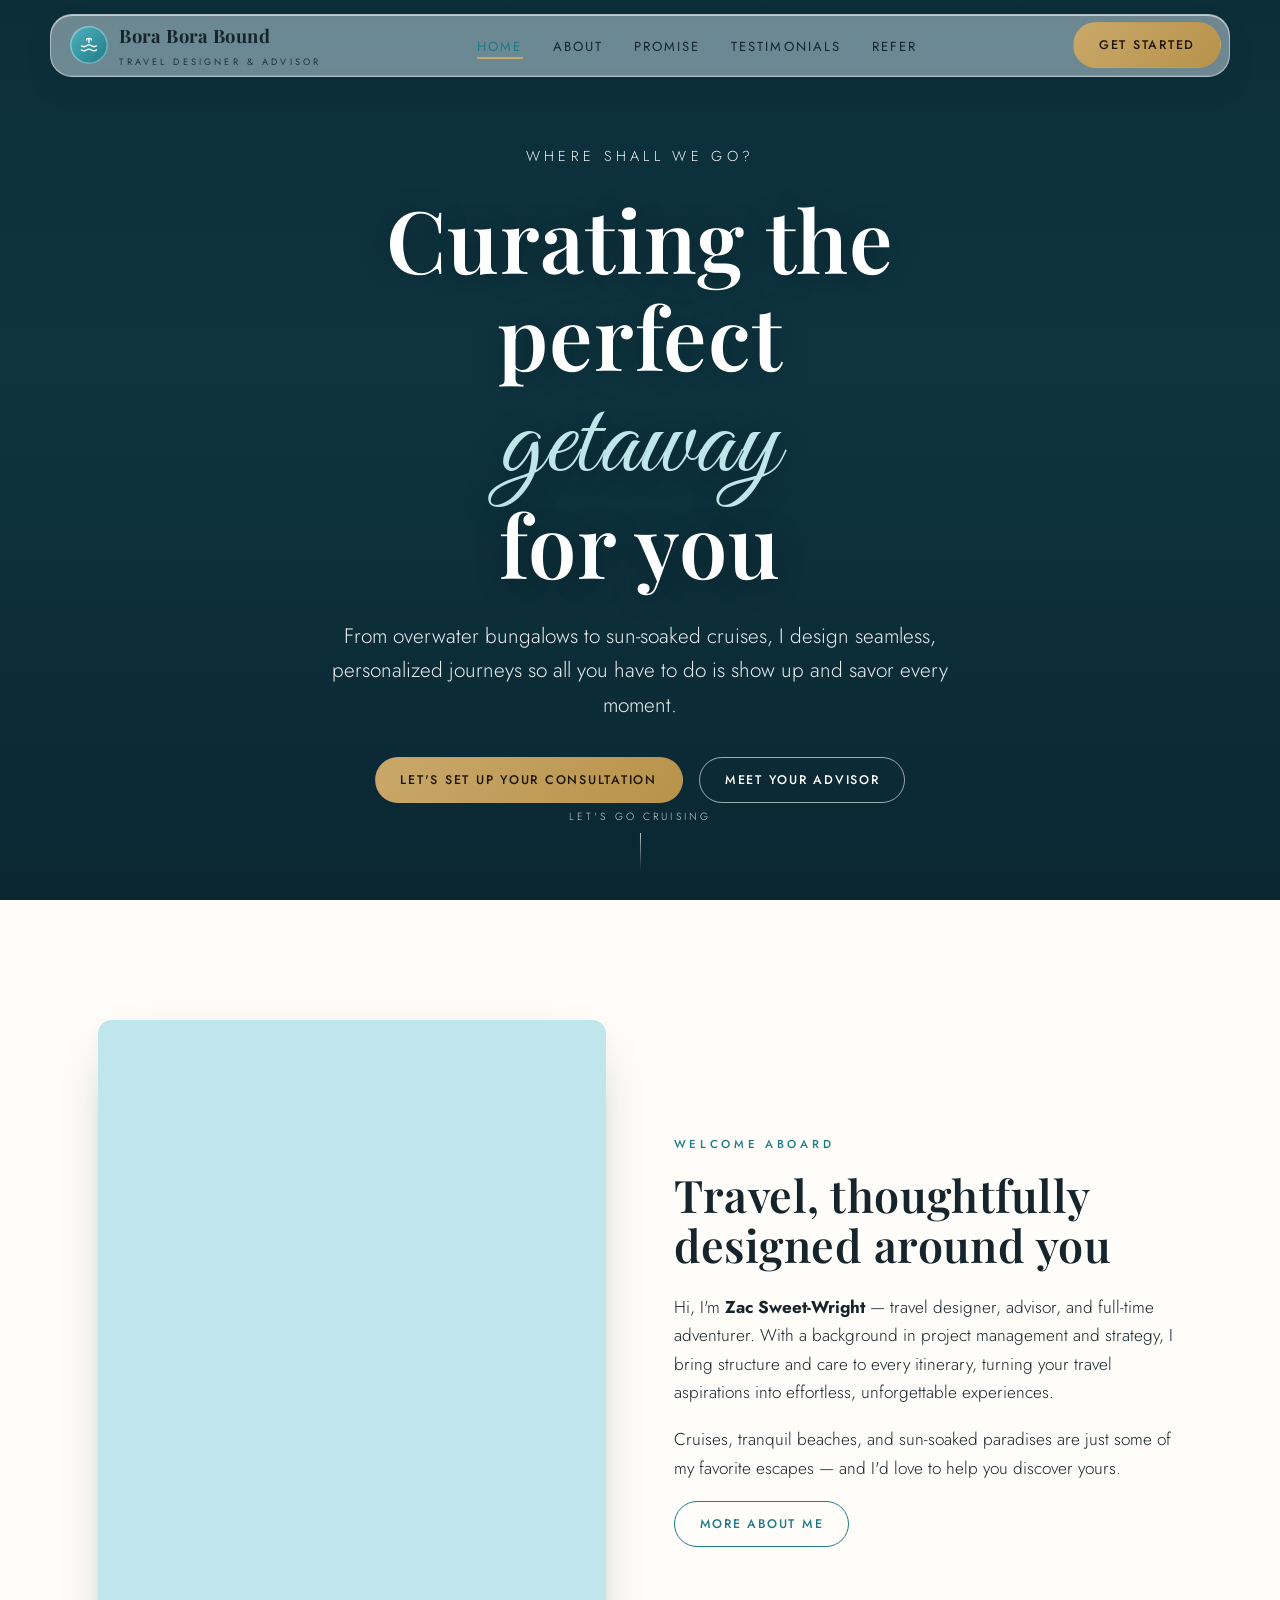
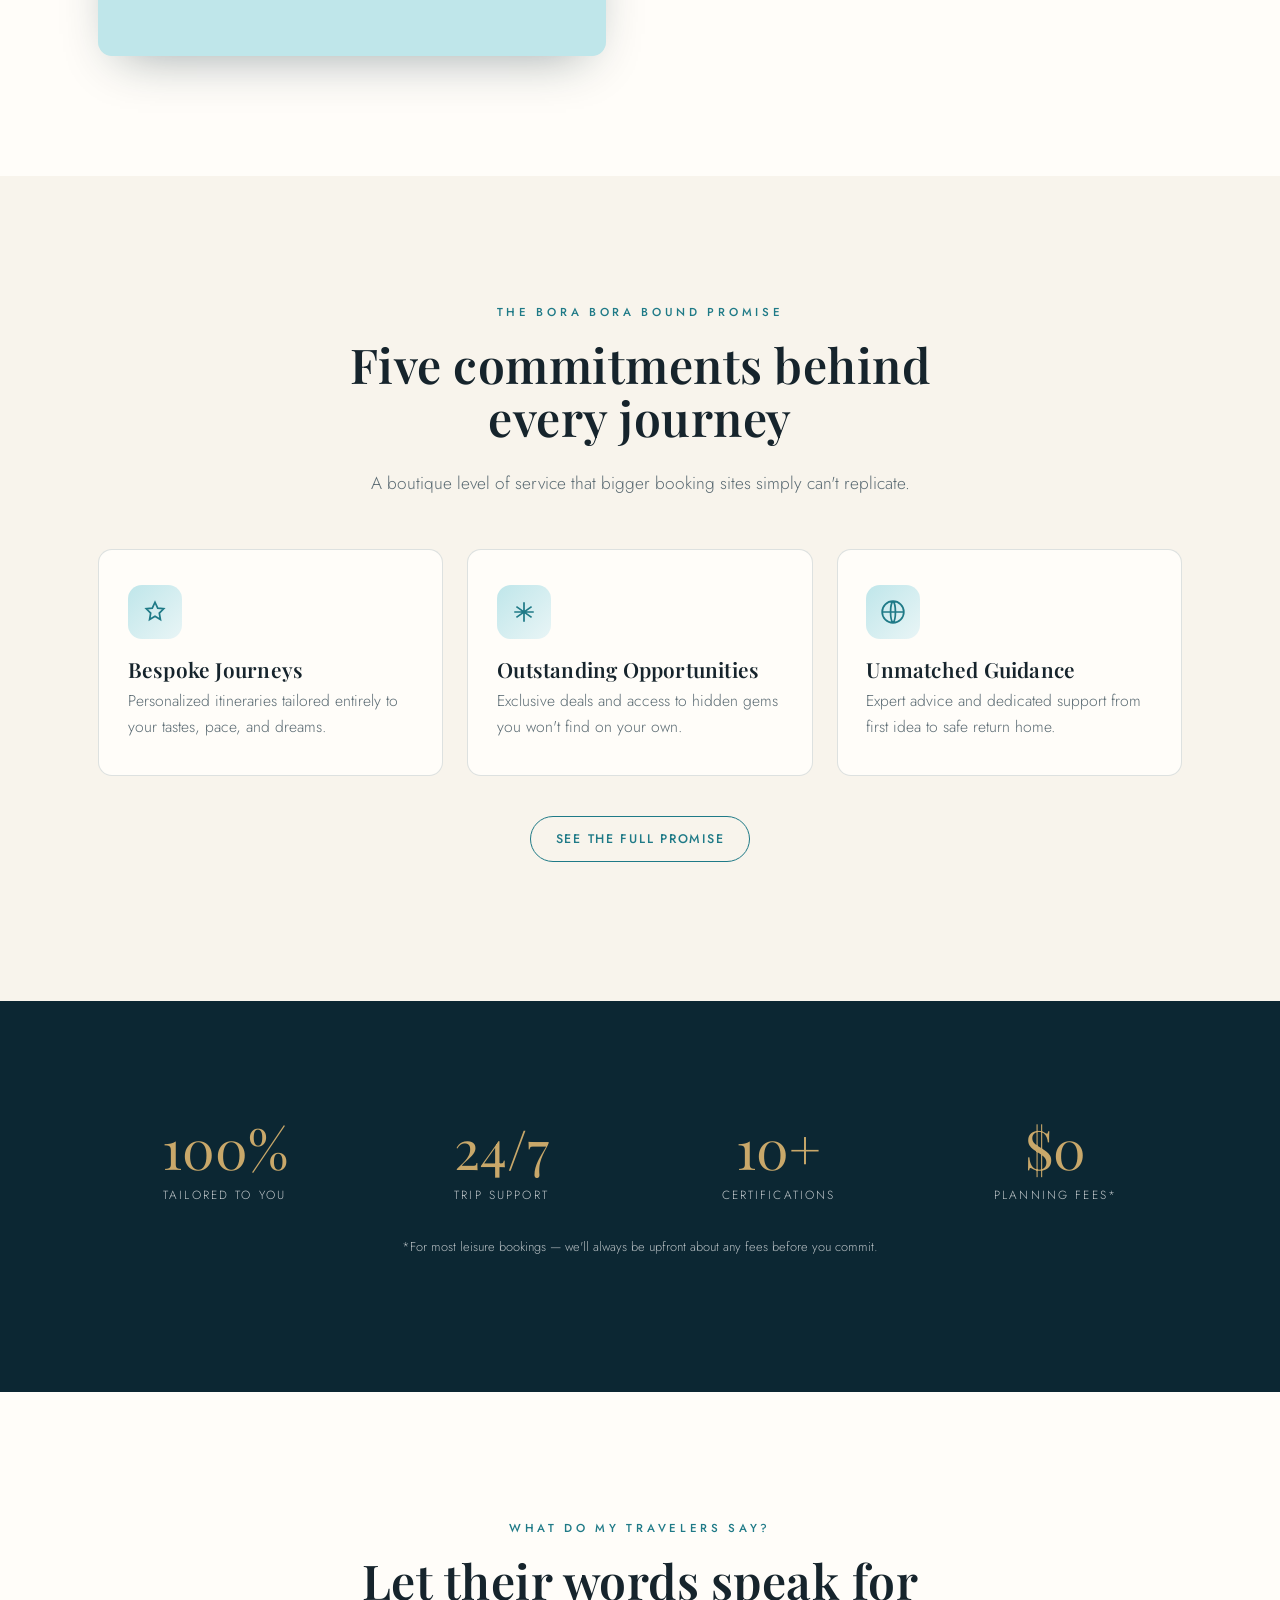
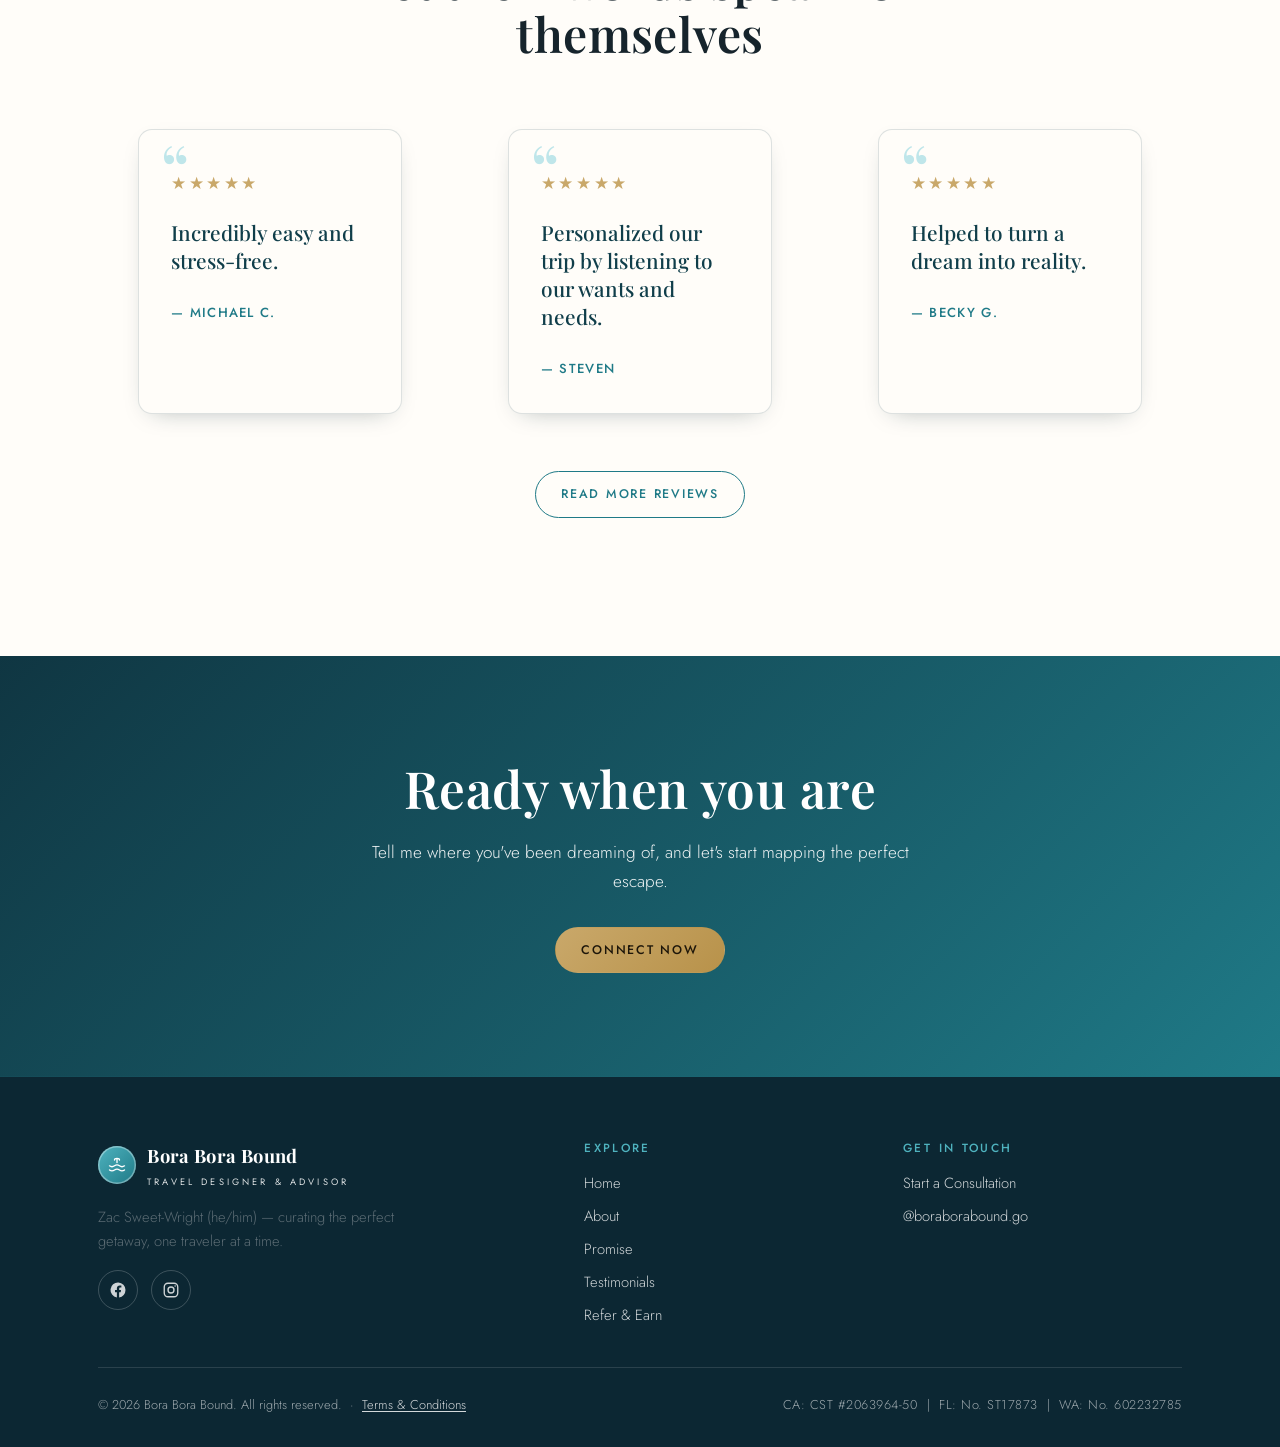
<file: index.html>
<!DOCTYPE html>
<html lang="en">
<head>
  <meta charset="UTF-8" />
  <meta name="viewport" content="width=device-width, initial-scale=1.0" />
  <title>Bora Bora Bound — Curating the Perfect Getaway for You</title>
  <meta name="theme-color" content="#0d3a42">
  <link rel="icon" href="/favicon.ico" sizes="any">
  <link rel="icon" type="image/png" sizes="32x32" href="/favicon-32x32.png">
  <link rel="icon" type="image/png" sizes="16x16" href="/favicon-16x16.png">
  <link rel="apple-touch-icon" href="/apple-touch-icon.png">
  <link rel="manifest" href="/site.webmanifest">
  <meta property="og:image" content="https://test.boraborabound.com/og-image.png">
  <meta property="og:image:width" content="1200">
  <meta property="og:image:height" content="630">
  <meta property="og:image:alt" content="Bora Bora Bound — Curating the perfect getaway for you.">
  <meta name="twitter:card" content="summary_large_image">
  <meta name="twitter:image" content="https://test.boraborabound.com/og-image.png">
  <meta property="og:url" content="https://test.boraborabound.com/">
  <meta property="og:type" content="website">
  <meta property="og:title" content="Bora Bora Bound — Curating the perfect getaway for you.">
  <meta name="description" content="Bora Bora Bound is a luxury travel advisory led by Zac Sweet-Wright, designing bespoke cruises, beach escapes, and sun-soaked getaways tailored to you." />
  <link rel="preconnect" href="https://fonts.googleapis.com" />
  <link rel="preconnect" href="https://fonts.gstatic.com" crossorigin />
  <link href="https://fonts.googleapis.com/css2?family=Playfair+Display:wght@500;600;700&family=Jost:wght@300;400;500;600&family=Great+Vibes&display=swap" rel="stylesheet" />
  <link rel="stylesheet" href="assets/css/styles.css" />
</head>
<body>
  <!-- ============ HEADER ============ -->
  <header class="site-header">
    <nav class="nav shell" aria-label="Primary">
      <a class="brand" href="index.html">
        <span class="mark" aria-hidden="true">
          <svg viewBox="0 0 24 24" fill="none" stroke="currentColor" stroke-width="1.6" stroke-linecap="round" stroke-linejoin="round"><path d="M3 18c2 1.5 4 1.5 6 0s4-1.5 6 0 4 1.5 6 0"/><path d="M3 13c2 1.5 4 1.5 6 0s4-1.5 6 0 4 1.5 6 0"/><path d="M12 9V4M12 4c2 0 3 1 3 2M12 4c-2 0-3 1-3 2"/></svg>
        </span>
        <span>Bora Bora Bound<small>Travel Designer &amp; Advisor</small></span>
      </a>
      <ul class="nav-links">
        <li><a href="index.html" class="active">Home</a></li>
        <li><a href="about.html">About</a></li>
        <li><a href="promise.html">Promise</a></li>
        <li><a href="testimonials.html">Testimonials</a></li>
        <li><a href="refer.html">Refer</a></li>
      </ul>
      <div class="nav-cta">
        <a href="https://app.tern.travel/public/forms/YSXCa_LTnTtBehDg0Kty1Q/responses/new" target="_blank" rel="noopener" class="btn btn--gold">Get Started</a>
        <button class="nav-toggle" aria-label="Toggle menu"><span></span><span></span><span></span></button>
      </div>
    </nav>
  </header>

  <!-- ============ HERO ============ -->
  <section class="hero">
    <div class="hero__bg has-img" style="--hero-img: url('https://images.unsplash.com/photo-1573843981267-be1999ff37cd?auto=format&fit=crop&w=1920&q=80')"></div>
    <div class="hero__inner shell">
      <p class="tagline">Where shall we go?</p>
      <h1>Curating the perfect <span class="script">getaway</span> for you</h1>
      <p class="lede">From overwater bungalows to sun-soaked cruises, I design seamless, personalized journeys so all you have to do is show up and savor every moment.</p>
      <div class="hero__actions">
        <a href="https://app.tern.travel/public/forms/YSXCa_LTnTtBehDg0Kty1Q/responses/new" target="_blank" rel="noopener" class="btn btn--gold">Let's Set Up Your Consultation</a>
        <a href="about.html" class="btn btn--ghost">Meet Your Advisor</a>
      </div>
    </div>
    <div class="scroll-cue">Let's go cruising</div>
  </section>

  <!-- ============ INTRO / WELCOME ============ -->
  <section class="section">
    <div class="shell split">
      <div class="split__media reveal" style="--media-img: url('https://images.unsplash.com/photo-1507525428034-b723cf961d3e?auto=format&fit=crop&w=1000&q=80')"></div>
      <div class="reveal d1">
        <span class="eyebrow">Welcome aboard</span>
        <h2>Travel, thoughtfully designed around you</h2>
        <p>Hi, I'm <strong>Zac Sweet-Wright</strong> — travel designer, advisor, and full-time adventurer. With a background in project management and strategy, I bring structure and care to every itinerary, turning your travel aspirations into effortless, unforgettable experiences.</p>
        <p>Cruises, tranquil beaches, and sun-soaked paradises are just some of my favorite escapes — and I'd love to help you discover yours.</p>
        <a href="about.html" class="btn btn--outline">More About Me</a>
      </div>
    </div>
  </section>

  <!-- ============ PROMISE PREVIEW ============ -->
  <section class="section section--cream">
    <div class="shell">
      <div class="section-head reveal">
        <span class="eyebrow">The Bora Bora Bound promise</span>
        <h2>Five commitments behind every journey</h2>
        <p>A boutique level of service that bigger booking sites simply can't replicate.</p>
      </div>
      <div class="cards">
        <div class="card reveal">
          <div class="icon" aria-hidden="true"><svg viewBox="0 0 24 24" fill="none" stroke="currentColor" stroke-width="1.6"><path d="M12 3l2.5 5.5L20 9l-4 4 1 6-5-3-5 3 1-6-4-4 5.5-.5L12 3z"/></svg></div>
          <h3>Bespoke Journeys</h3>
          <p>Personalized itineraries tailored entirely to your tastes, pace, and dreams.</p>
        </div>
        <div class="card reveal d1">
          <div class="icon" aria-hidden="true"><svg viewBox="0 0 24 24" fill="none" stroke="currentColor" stroke-width="1.6"><path d="M3 12h18M12 3v18M5 7l14 10M19 7L5 17"/></svg></div>
          <h3>Outstanding Opportunities</h3>
          <p>Exclusive deals and access to hidden gems you won't find on your own.</p>
        </div>
        <div class="card reveal d2">
          <div class="icon" aria-hidden="true"><svg viewBox="0 0 24 24" fill="none" stroke="currentColor" stroke-width="1.6"><path d="M12 2a10 10 0 100 20 10 10 0 000-20zM2 12h20M12 2c3 3 3 17 0 20M12 2c-3 3-3 17 0 20"/></svg></div>
          <h3>Unmatched Guidance</h3>
          <p>Expert advice and dedicated support from first idea to safe return home.</p>
        </div>
      </div>
      <p class="center" style="margin-top:2.5rem">
        <a href="promise.html" class="btn btn--outline">See the Full Promise</a>
      </p>
    </div>
  </section>

  <!-- ============ STATS ============ -->
  <section class="section section--navy">
    <div class="shell">
      <div class="stats">
        <div class="stat reveal"><div class="num">100%</div><div class="label">Tailored to you</div></div>
        <div class="stat reveal d1"><div class="num">24/7</div><div class="label">Trip support</div></div>
        <div class="stat reveal d2"><div class="num">10+</div><div class="label">Certifications</div></div>
        <div class="stat reveal d3"><div class="num">$0</div><div class="label">Planning fees*</div></div>
      </div>
      <p class="center muted" style="margin-top:2rem;font-size:0.8rem">*For most leisure bookings — we'll always be upfront about any fees before you commit.</p>
    </div>
  </section>

  <!-- ============ TESTIMONIAL PREVIEW ============ -->
  <section class="section">
    <div class="shell">
      <div class="section-head reveal">
        <span class="eyebrow">What do my travelers say?</span>
        <h2>Let their words speak for themselves</h2>
      </div>
      <div class="quotes">
        <figure class="quote reveal">
          <div class="stars" aria-label="5 out of 5 stars">★★★★★</div>
          <blockquote>Incredibly easy and stress-free.</blockquote>
          <cite>— Michael C.</cite>
        </figure>
        <figure class="quote reveal d1">
          <div class="stars" aria-label="5 out of 5 stars">★★★★★</div>
          <blockquote>Personalized our trip by listening to our wants and needs.</blockquote>
          <cite>— Steven</cite>
        </figure>
        <figure class="quote reveal d2">
          <div class="stars" aria-label="5 out of 5 stars">★★★★★</div>
          <blockquote>Helped to turn a dream into reality.</blockquote>
          <cite>— Becky G.</cite>
        </figure>
      </div>
      <p class="center" style="margin-top:2.5rem">
        <a href="testimonials.html" class="btn btn--outline">Read More Reviews</a>
      </p>
    </div>
  </section>

  <!-- ============ CTA BAND ============ -->
  <section class="cta-band">
    <div class="cta-band__bg" style="--cta-img: url('https://images.unsplash.com/photo-1505228395891-9a51e7e86bf6?auto=format&fit=crop&w=1920&q=80')"></div>
    <div class="shell reveal">
      <h2>Ready when you are</h2>
      <p>Tell me where you've been dreaming of, and let's start mapping the perfect escape.</p>
      <a href="https://app.tern.travel/public/forms/YSXCa_LTnTtBehDg0Kty1Q/responses/new" target="_blank" rel="noopener" class="btn btn--gold">Connect Now</a>
    </div>
  </section>

  <!-- ============ FOOTER (shared) ============ -->
  <footer class="site-footer">
    <div class="shell">
      <div class="footer-grid">
        <div>
          <a class="brand" href="index.html">
            <span class="mark" aria-hidden="true"><svg viewBox="0 0 24 24" fill="none" stroke="currentColor" stroke-width="1.6" stroke-linecap="round" stroke-linejoin="round"><path d="M3 18c2 1.5 4 1.5 6 0s4-1.5 6 0 4 1.5 6 0"/><path d="M3 13c2 1.5 4 1.5 6 0s4-1.5 6 0 4 1.5 6 0"/><path d="M12 9V4M12 4c2 0 3 1 3 2M12 4c-2 0-3 1-3 2"/></svg></span>
            <span>Bora Bora Bound<small>Travel Designer &amp; Advisor</small></span>
          </a>
          <p class="muted" style="max-width:34ch">Zac Sweet-Wright (he/him) — curating the perfect getaway, one traveler at a time.</p>
          <div class="socials">
            <a href="https://www.facebook.com/boraborabound.go" aria-label="Facebook" target="_blank" rel="noopener"><svg viewBox="0 0 24 24" fill="currentColor"><path d="M22 12a10 10 0 10-11.5 9.9v-7H8v-2.9h2.5V9.8c0-2.5 1.5-3.9 3.8-3.9 1.1 0 2.2.2 2.2.2v2.5h-1.3c-1.2 0-1.6.8-1.6 1.6v1.8H16l-.4 2.9h-2.1v7A10 10 0 0022 12z"/></svg></a>
            <a href="https://www.instagram.com/boraborabound.go" aria-label="Instagram" target="_blank" rel="noopener"><svg viewBox="0 0 24 24" fill="none" stroke="currentColor" stroke-width="1.8"><rect x="3" y="3" width="18" height="18" rx="5"/><circle cx="12" cy="12" r="4"/><circle cx="17.5" cy="6.5" r="1" fill="currentColor" stroke="none"/></svg></a>
          </div>
        </div>
        <div>
          <h4>Explore</h4>
          <ul class="footer-links">
            <li><a href="index.html">Home</a></li>
            <li><a href="about.html">About</a></li>
            <li><a href="promise.html">Promise</a></li>
            <li><a href="testimonials.html">Testimonials</a></li>
            <li><a href="refer.html">Refer &amp; Earn</a></li>
          </ul>
        </div>
        <div>
          <h4>Get in touch</h4>
          <ul class="footer-links">
            <li><a href="https://app.tern.travel/public/forms/YSXCa_LTnTtBehDg0Kty1Q/responses/new" target="_blank" rel="noopener">Start a Consultation</a></li>
            <li><a href="https://www.instagram.com/boraborabound.go" target="_blank" rel="noopener">@boraborabound.go</a></li>
          </ul>
        </div>
      </div>
      <div class="footer-bottom">
        <span>© <span id="year">2026</span> Bora Bora Bound. All rights reserved. &nbsp;·&nbsp; <a href="terms.html">Terms &amp; Conditions</a></span>
        <span class="licenses">CA: CST #2063964-50 &nbsp;|&nbsp; FL: No. ST17873 &nbsp;|&nbsp; WA: No. 602232785</span>
      </div>
    </div>
  </footer>

  <script src="assets/js/main.js"></script>
</body>
</html>
</file>
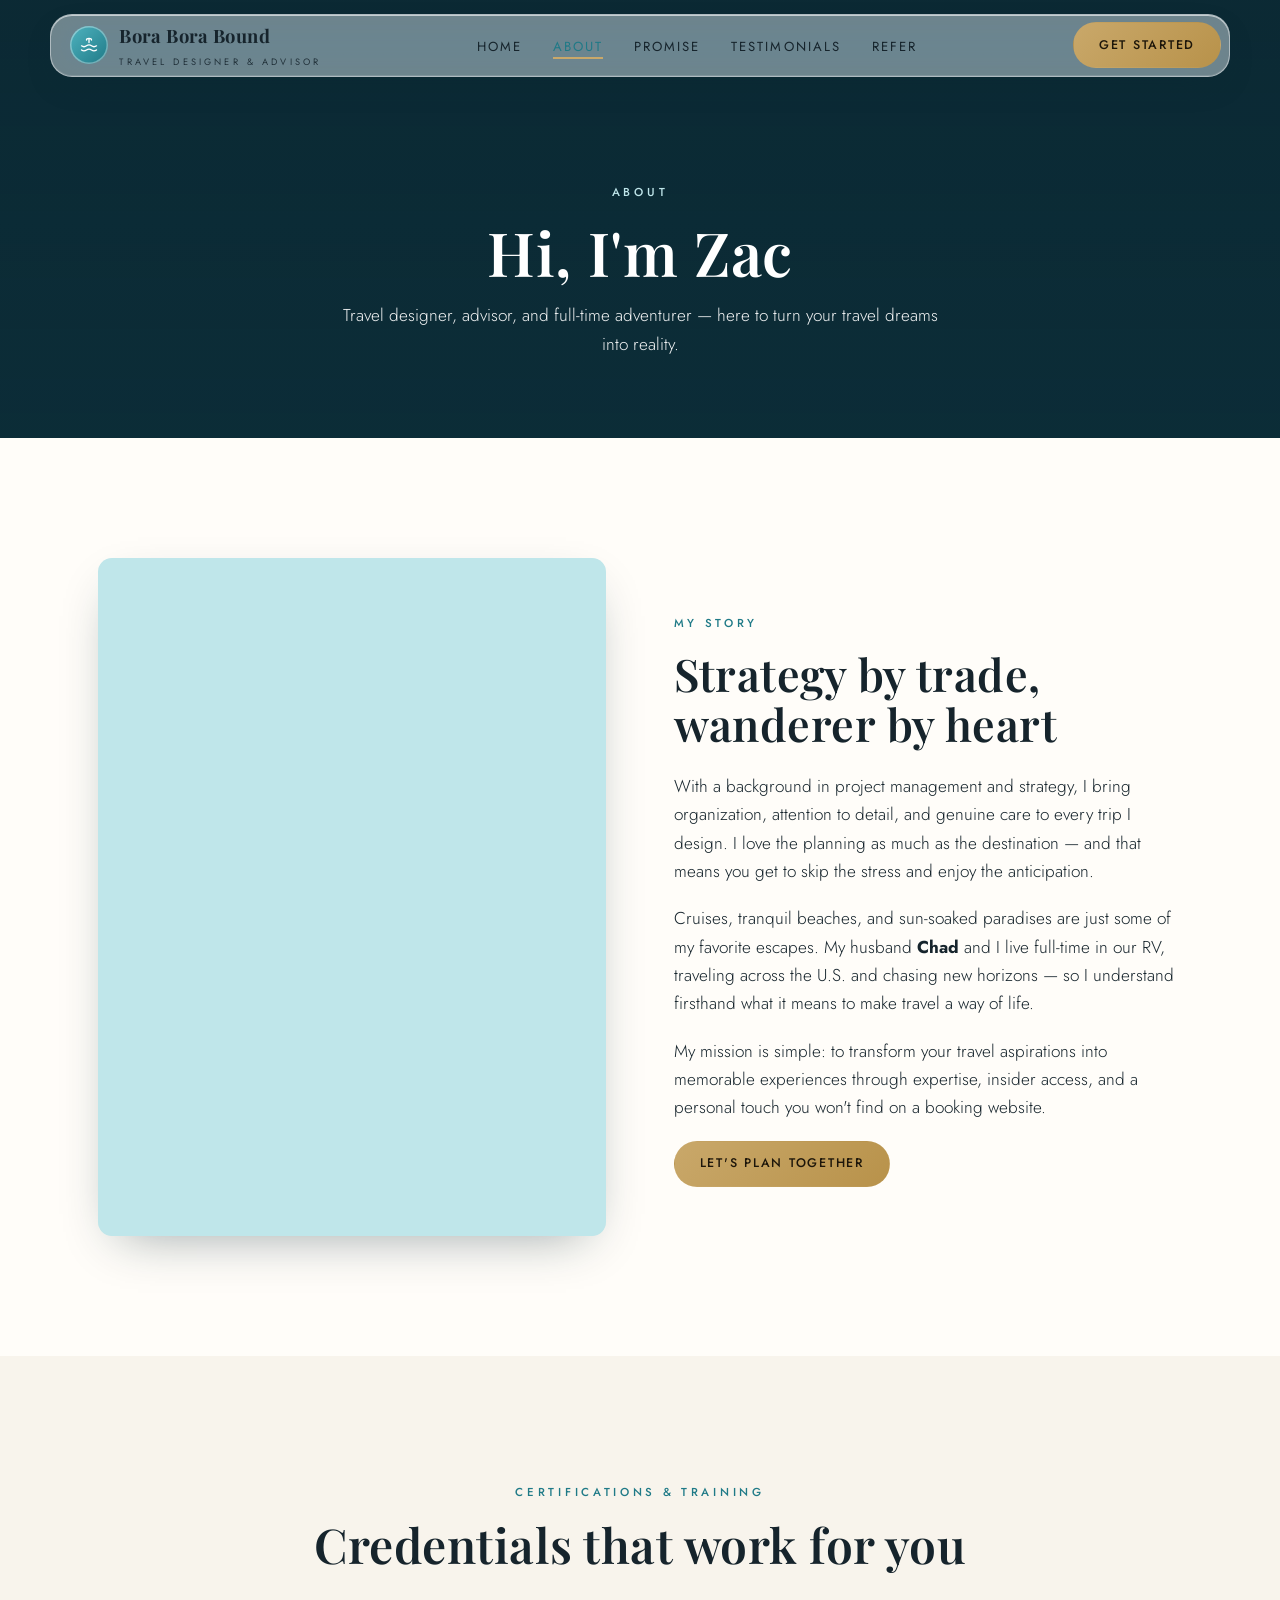
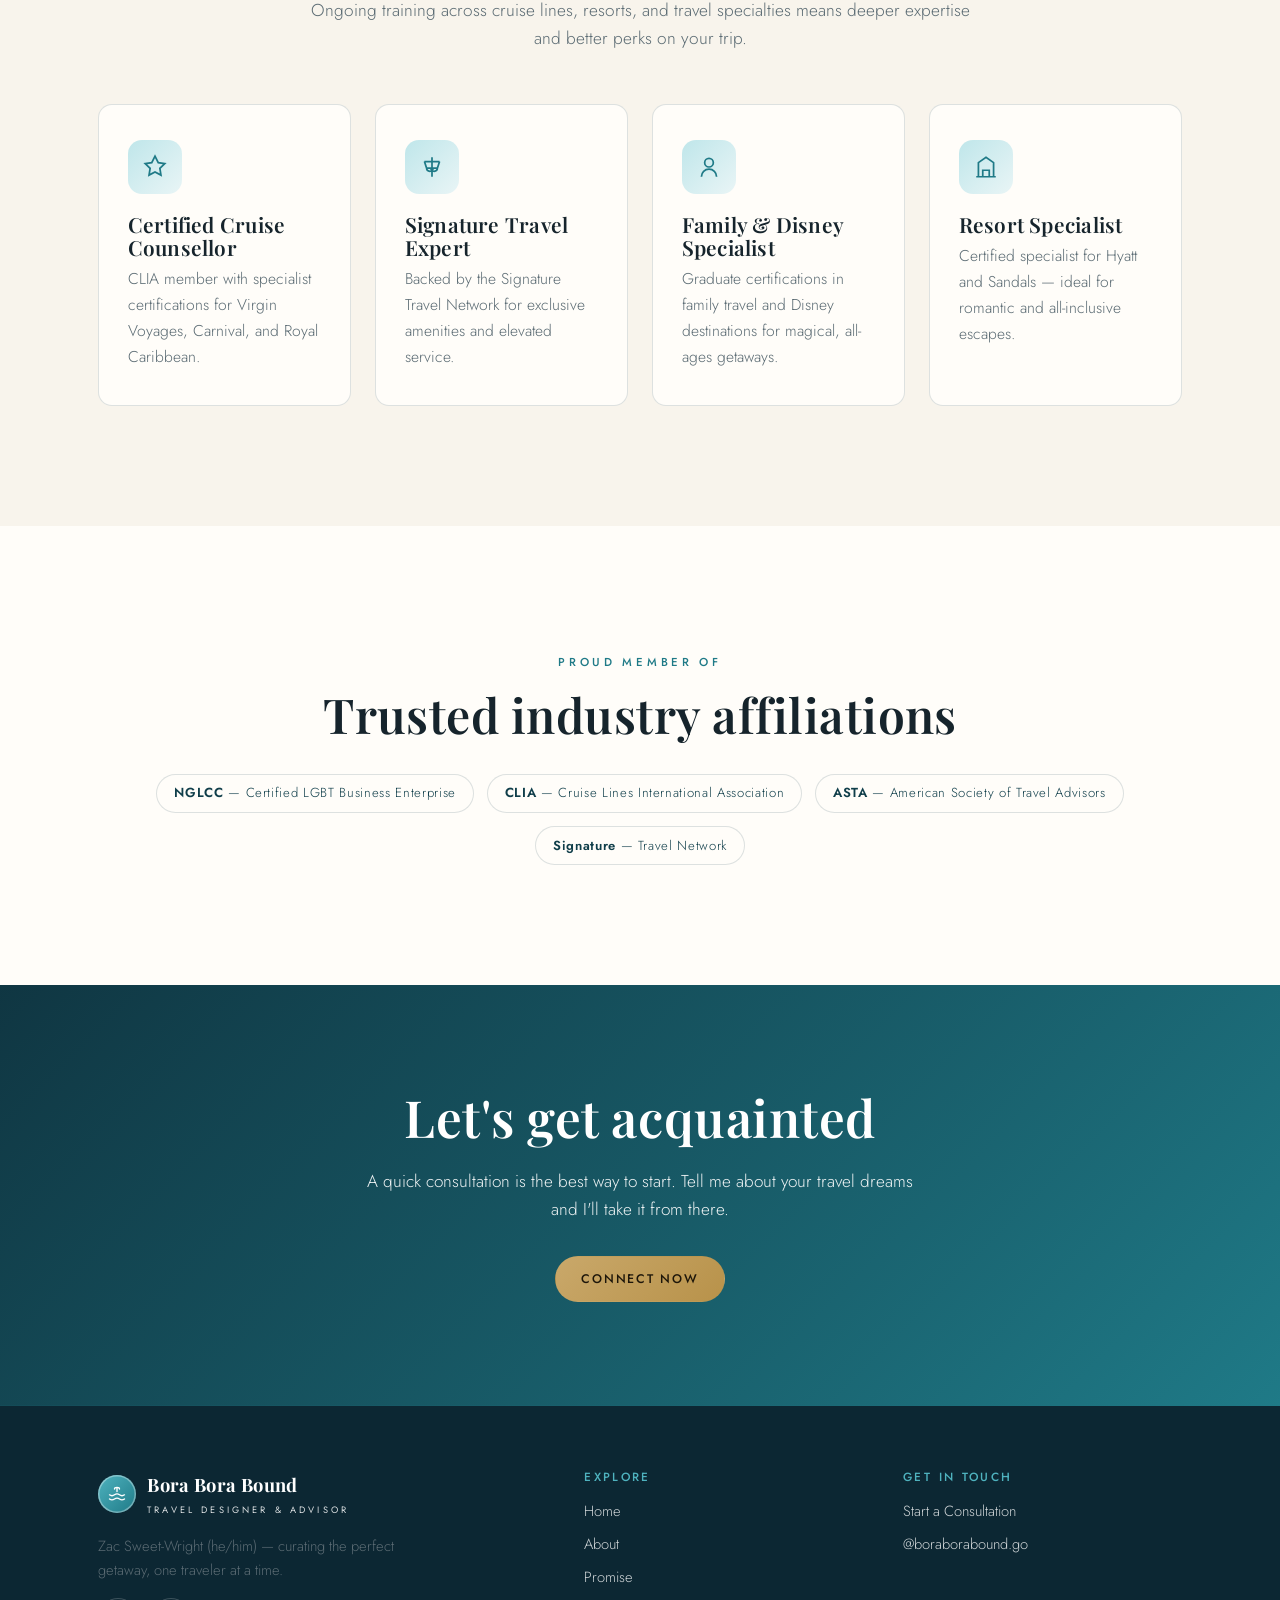
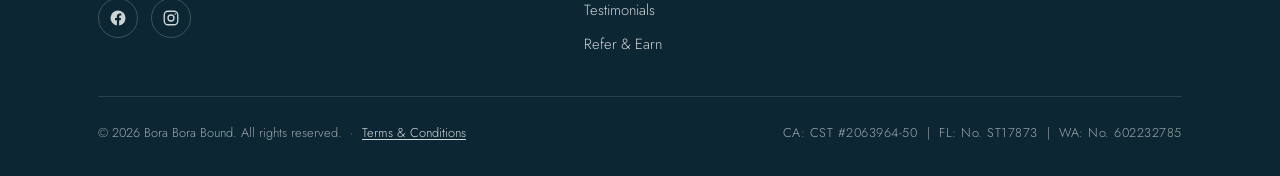
<file: about.html>
<!DOCTYPE html>
<html lang="en">
<head>
  <meta charset="UTF-8" />
  <meta name="viewport" content="width=device-width, initial-scale=1.0" />
  <title>About — Bora Bora Bound | Zac Sweet-Wright, Travel Advisor</title>
  <meta name="theme-color" content="#0d3a42">
  <link rel="icon" href="/favicon.ico" sizes="any">
  <link rel="icon" type="image/png" sizes="32x32" href="/favicon-32x32.png">
  <link rel="icon" type="image/png" sizes="16x16" href="/favicon-16x16.png">
  <link rel="apple-touch-icon" href="/apple-touch-icon.png">
  <link rel="manifest" href="/site.webmanifest">
  <meta property="og:image" content="https://test.boraborabound.com/og-image.png">
  <meta property="og:image:width" content="1200">
  <meta property="og:image:height" content="630">
  <meta property="og:image:alt" content="Bora Bora Bound — Curating the perfect getaway for you.">
  <meta name="twitter:card" content="summary_large_image">
  <meta name="twitter:image" content="https://test.boraborabound.com/og-image.png">
  <meta property="og:url" content="https://test.boraborabound.com/">
  <meta property="og:type" content="website">
  <meta property="og:title" content="Bora Bora Bound — Curating the perfect getaway for you.">
  <meta name="description" content="Meet Zac Sweet-Wright, the travel designer behind Bora Bora Bound — certified cruise counsellor, Signature Travel Expert, and full-time RV adventurer." />
  <link rel="preconnect" href="https://fonts.googleapis.com" />
  <link rel="preconnect" href="https://fonts.gstatic.com" crossorigin />
  <link href="https://fonts.googleapis.com/css2?family=Playfair+Display:wght@500;600;700&family=Jost:wght@300;400;500;600&family=Great+Vibes&display=swap" rel="stylesheet" />
  <link rel="stylesheet" href="assets/css/styles.css" />
</head>
<body class="inner-page">
  <!-- ============ HEADER ============ -->
  <header class="site-header is-scrolled">
    <nav class="nav shell" aria-label="Primary">
      <a class="brand" href="index.html">
        <span class="mark" aria-hidden="true"><svg viewBox="0 0 24 24" fill="none" stroke="currentColor" stroke-width="1.6" stroke-linecap="round" stroke-linejoin="round"><path d="M3 18c2 1.5 4 1.5 6 0s4-1.5 6 0 4 1.5 6 0"/><path d="M3 13c2 1.5 4 1.5 6 0s4-1.5 6 0 4 1.5 6 0"/><path d="M12 9V4M12 4c2 0 3 1 3 2M12 4c-2 0-3 1-3 2"/></svg></span>
        <span>Bora Bora Bound<small>Travel Designer &amp; Advisor</small></span>
      </a>
      <ul class="nav-links">
        <li><a href="index.html">Home</a></li>
        <li><a href="about.html" class="active">About</a></li>
        <li><a href="promise.html">Promise</a></li>
        <li><a href="testimonials.html">Testimonials</a></li>
        <li><a href="refer.html">Refer</a></li>
      </ul>
      <div class="nav-cta">
        <a href="https://app.tern.travel/public/forms/YSXCa_LTnTtBehDg0Kty1Q/responses/new" target="_blank" rel="noopener" class="btn btn--gold">Get Started</a>
        <button class="nav-toggle" aria-label="Toggle menu"><span></span><span></span><span></span></button>
      </div>
    </nav>
  </header>

  <!-- ============ PAGE HERO ============ -->
  <section class="page-hero">
    <div class="page-hero__bg" style="--page-img: url('https://images.unsplash.com/photo-1488646953014-85cb44e25828?auto=format&fit=crop&w=1920&q=80')"></div>
    <div class="shell">
      <span class="eyebrow">About</span>
      <h1>Hi, I'm Zac</h1>
      <p>Travel designer, advisor, and full-time adventurer — here to turn your travel dreams into reality.</p>
    </div>
  </section>

  <!-- ============ BIO ============ -->
  <section class="section">
    <div class="shell split">
      <div class="split__media tall reveal" style="--media-img: url('https://images.unsplash.com/photo-1502082553048-f009c37129b9?auto=format&fit=crop&w=1000&q=80')"></div>
      <div class="reveal d1">
        <span class="eyebrow">My story</span>
        <h2>Strategy by trade, wanderer by heart</h2>
        <p>With a background in project management and strategy, I bring organization, attention to detail, and genuine care to every trip I design. I love the planning as much as the destination — and that means you get to skip the stress and enjoy the anticipation.</p>
        <p>Cruises, tranquil beaches, and sun-soaked paradises are just some of my favorite escapes. My husband <strong>Chad</strong> and I live full-time in our RV, traveling across the U.S. and chasing new horizons — so I understand firsthand what it means to make travel a way of life.</p>
        <p>My mission is simple: to transform your travel aspirations into memorable experiences through expertise, insider access, and a personal touch you won't find on a booking website.</p>
        <a href="https://app.tern.travel/public/forms/YSXCa_LTnTtBehDg0Kty1Q/responses/new" target="_blank" rel="noopener" class="btn btn--gold">Let's Plan Together</a>
      </div>
    </div>
  </section>

  <!-- ============ CERTIFICATIONS ============ -->
  <section class="section section--cream">
    <div class="shell">
      <div class="section-head reveal">
        <span class="eyebrow">Certifications &amp; training</span>
        <h2>Credentials that work for you</h2>
        <p>Ongoing training across cruise lines, resorts, and travel specialties means deeper expertise and better perks on your trip.</p>
      </div>
      <div class="cards">
        <div class="card reveal">
          <div class="icon" aria-hidden="true"><svg viewBox="0 0 24 24" fill="none" stroke="currentColor" stroke-width="1.6"><path d="M12 2l3 6 6 .9-4.5 4.3 1 6.3-5.5-3-5.5 3 1-6.3L3 8.9 9 8z"/></svg></div>
          <h3>Certified Cruise Counsellor</h3>
          <p>CLIA member with specialist certifications for Virgin Voyages, Carnival, and Royal Caribbean.</p>
        </div>
        <div class="card reveal d1">
          <div class="icon" aria-hidden="true"><svg viewBox="0 0 24 24" fill="none" stroke="currentColor" stroke-width="1.6"><path d="M12 3v18M5 7h14M5 7l2 6h10l2-6M7 13a3 3 0 006 0M11 13a3 3 0 006 0"/></svg></div>
          <h3>Signature Travel Expert</h3>
          <p>Backed by the Signature Travel Network for exclusive amenities and elevated service.</p>
        </div>
        <div class="card reveal d2">
          <div class="icon" aria-hidden="true"><svg viewBox="0 0 24 24" fill="none" stroke="currentColor" stroke-width="1.6"><circle cx="12" cy="8" r="4"/><path d="M5 21c0-3.9 3.1-7 7-7s7 3.1 7 7"/></svg></div>
          <h3>Family &amp; Disney Specialist</h3>
          <p>Graduate certifications in family travel and Disney destinations for magical, all-ages getaways.</p>
        </div>
        <div class="card reveal">
          <div class="icon" aria-hidden="true"><svg viewBox="0 0 24 24" fill="none" stroke="currentColor" stroke-width="1.6"><path d="M3 21h18M5 21V8l7-5 7 5v13M9 21v-6h6v6"/></svg></div>
          <h3>Resort Specialist</h3>
          <p>Certified specialist for Hyatt and Sandals — ideal for romantic and all-inclusive escapes.</p>
        </div>
      </div>
    </div>
  </section>

  <!-- ============ MEMBERSHIPS ============ -->
  <section class="section">
    <div class="shell center">
      <div class="section-head reveal" style="margin-bottom:2rem">
        <span class="eyebrow">Proud member of</span>
        <h2>Trusted industry affiliations</h2>
      </div>
      <div class="badges reveal d1">
        <span class="badge"><strong>NGLCC</strong> — Certified LGBT Business Enterprise</span>
        <span class="badge"><strong>CLIA</strong> — Cruise Lines International Association</span>
        <span class="badge"><strong>ASTA</strong> — American Society of Travel Advisors</span>
        <span class="badge"><strong>Signature</strong> — Travel Network</span>
      </div>
    </div>
  </section>

  <!-- ============ CTA BAND ============ -->
  <section class="cta-band">
    <div class="cta-band__bg" style="--cta-img: url('https://images.unsplash.com/photo-1505228395891-9a51e7e86bf6?auto=format&fit=crop&w=1920&q=80')"></div>
    <div class="shell reveal">
      <h2>Let's get acquainted</h2>
      <p>A quick consultation is the best way to start. Tell me about your travel dreams and I'll take it from there.</p>
      <a href="https://app.tern.travel/public/forms/YSXCa_LTnTtBehDg0Kty1Q/responses/new" target="_blank" rel="noopener" class="btn btn--gold">Connect Now</a>
    </div>
  </section>

  <!-- ============ FOOTER ============ -->
  <footer class="site-footer">
    <div class="shell">
      <div class="footer-grid">
        <div>
          <a class="brand" href="index.html">
            <span class="mark" aria-hidden="true"><svg viewBox="0 0 24 24" fill="none" stroke="currentColor" stroke-width="1.6" stroke-linecap="round" stroke-linejoin="round"><path d="M3 18c2 1.5 4 1.5 6 0s4-1.5 6 0 4 1.5 6 0"/><path d="M3 13c2 1.5 4 1.5 6 0s4-1.5 6 0 4 1.5 6 0"/><path d="M12 9V4M12 4c2 0 3 1 3 2M12 4c-2 0-3 1-3 2"/></svg></span>
            <span>Bora Bora Bound<small>Travel Designer &amp; Advisor</small></span>
          </a>
          <p class="muted" style="max-width:34ch">Zac Sweet-Wright (he/him) — curating the perfect getaway, one traveler at a time.</p>
          <div class="socials">
            <a href="https://www.facebook.com/boraborabound.go" aria-label="Facebook" target="_blank" rel="noopener"><svg viewBox="0 0 24 24" fill="currentColor"><path d="M22 12a10 10 0 10-11.5 9.9v-7H8v-2.9h2.5V9.8c0-2.5 1.5-3.9 3.8-3.9 1.1 0 2.2.2 2.2.2v2.5h-1.3c-1.2 0-1.6.8-1.6 1.6v1.8H16l-.4 2.9h-2.1v7A10 10 0 0022 12z"/></svg></a>
            <a href="https://www.instagram.com/boraborabound.go" aria-label="Instagram" target="_blank" rel="noopener"><svg viewBox="0 0 24 24" fill="none" stroke="currentColor" stroke-width="1.8"><rect x="3" y="3" width="18" height="18" rx="5"/><circle cx="12" cy="12" r="4"/><circle cx="17.5" cy="6.5" r="1" fill="currentColor" stroke="none"/></svg></a>
          </div>
        </div>
        <div>
          <h4>Explore</h4>
          <ul class="footer-links">
            <li><a href="index.html">Home</a></li>
            <li><a href="about.html">About</a></li>
            <li><a href="promise.html">Promise</a></li>
            <li><a href="testimonials.html">Testimonials</a></li>
            <li><a href="refer.html">Refer &amp; Earn</a></li>
          </ul>
        </div>
        <div>
          <h4>Get in touch</h4>
          <ul class="footer-links">
            <li><a href="https://app.tern.travel/public/forms/YSXCa_LTnTtBehDg0Kty1Q/responses/new" target="_blank" rel="noopener">Start a Consultation</a></li>
            <li><a href="https://www.instagram.com/boraborabound.go" target="_blank" rel="noopener">@boraborabound.go</a></li>
          </ul>
        </div>
      </div>
      <div class="footer-bottom">
        <span>© <span id="year">2026</span> Bora Bora Bound. All rights reserved. &nbsp;·&nbsp; <a href="terms.html">Terms &amp; Conditions</a></span>
        <span class="licenses">CA: CST #2063964-50 &nbsp;|&nbsp; FL: No. ST17873 &nbsp;|&nbsp; WA: No. 602232785</span>
      </div>
    </div>
  </footer>

  <script src="assets/js/main.js"></script>
</body>
</html>
</file>
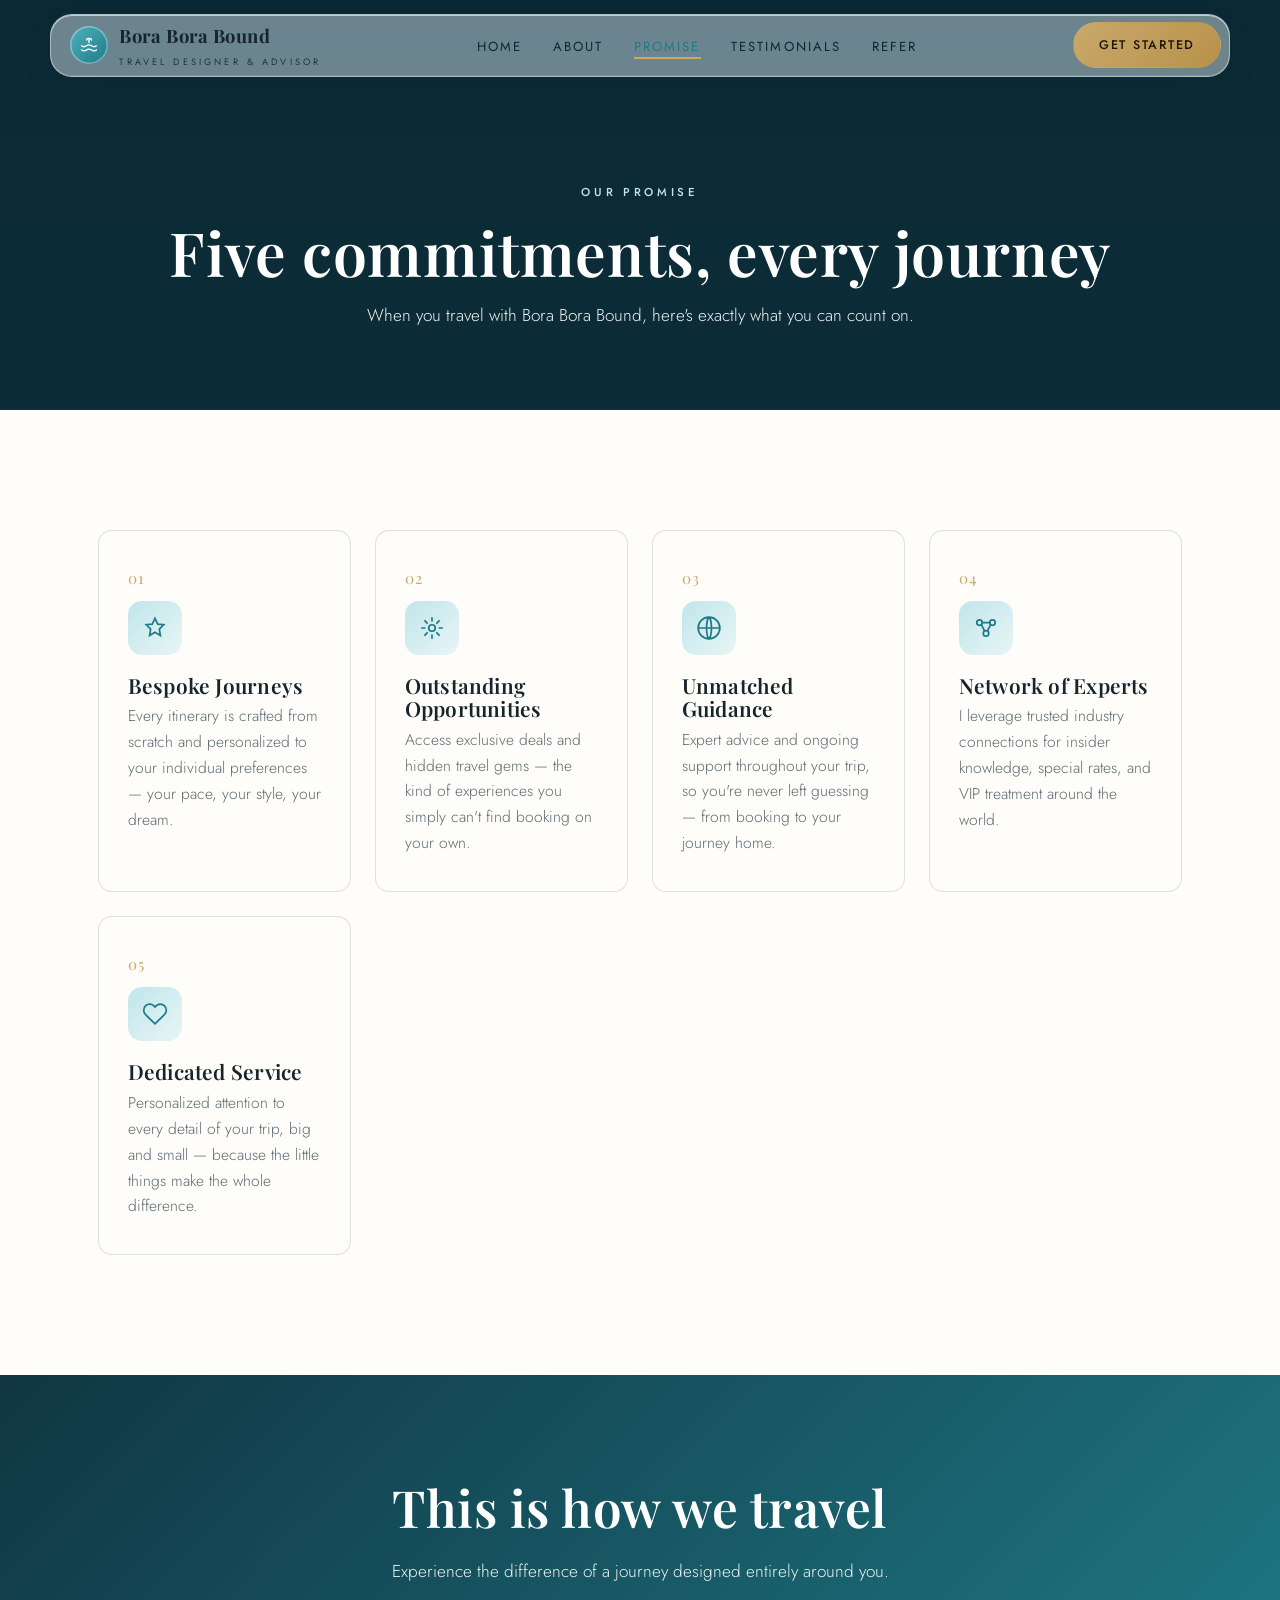
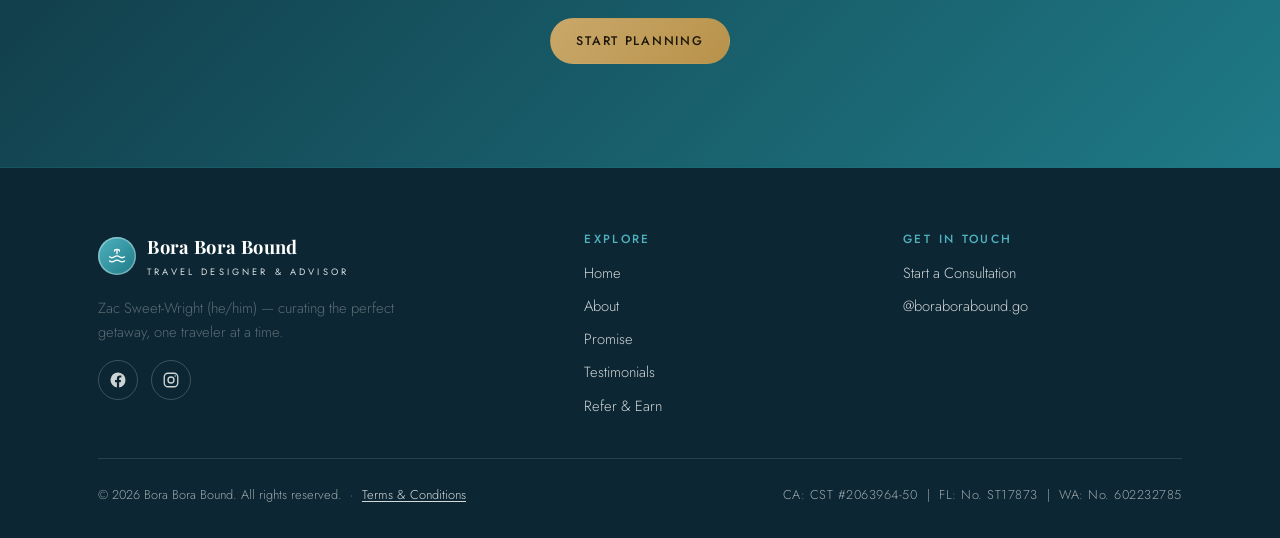
<file: promise.html>
<!DOCTYPE html>
<html lang="en">
<head>
  <meta charset="UTF-8" />
  <meta name="viewport" content="width=device-width, initial-scale=1.0" />
  <title>Our Promise — Bora Bora Bound</title>
  <meta name="theme-color" content="#0d3a42">
  <link rel="icon" href="/favicon.ico" sizes="any">
  <link rel="icon" type="image/png" sizes="32x32" href="/favicon-32x32.png">
  <link rel="icon" type="image/png" sizes="16x16" href="/favicon-16x16.png">
  <link rel="apple-touch-icon" href="/apple-touch-icon.png">
  <link rel="manifest" href="/site.webmanifest">
  <meta property="og:image" content="https://test.boraborabound.com/og-image.png">
  <meta property="og:image:width" content="1200">
  <meta property="og:image:height" content="630">
  <meta property="og:image:alt" content="Bora Bora Bound — Curating the perfect getaway for you.">
  <meta name="twitter:card" content="summary_large_image">
  <meta name="twitter:image" content="https://test.boraborabound.com/og-image.png">
  <meta property="og:url" content="https://test.boraborabound.com/">
  <meta property="og:type" content="website">
  <meta property="og:title" content="Bora Bora Bound — Curating the perfect getaway for you.">
  <meta name="description" content="The Bora Bora Bound promise: bespoke journeys, outstanding opportunities, unmatched guidance, a network of experts, and dedicated service on every trip." />
  <link rel="preconnect" href="https://fonts.googleapis.com" />
  <link rel="preconnect" href="https://fonts.gstatic.com" crossorigin />
  <link href="https://fonts.googleapis.com/css2?family=Playfair+Display:wght@500;600;700&family=Jost:wght@300;400;500;600&family=Great+Vibes&display=swap" rel="stylesheet" />
  <link rel="stylesheet" href="assets/css/styles.css" />
</head>
<body class="inner-page">
  <header class="site-header is-scrolled">
    <nav class="nav shell" aria-label="Primary">
      <a class="brand" href="index.html">
        <span class="mark" aria-hidden="true"><svg viewBox="0 0 24 24" fill="none" stroke="currentColor" stroke-width="1.6" stroke-linecap="round" stroke-linejoin="round"><path d="M3 18c2 1.5 4 1.5 6 0s4-1.5 6 0 4 1.5 6 0"/><path d="M3 13c2 1.5 4 1.5 6 0s4-1.5 6 0 4 1.5 6 0"/><path d="M12 9V4M12 4c2 0 3 1 3 2M12 4c-2 0-3 1-3 2"/></svg></span>
        <span>Bora Bora Bound<small>Travel Designer &amp; Advisor</small></span>
      </a>
      <ul class="nav-links">
        <li><a href="index.html">Home</a></li>
        <li><a href="about.html">About</a></li>
        <li><a href="promise.html" class="active">Promise</a></li>
        <li><a href="testimonials.html">Testimonials</a></li>
        <li><a href="refer.html">Refer</a></li>
      </ul>
      <div class="nav-cta">
        <a href="https://app.tern.travel/public/forms/YSXCa_LTnTtBehDg0Kty1Q/responses/new" target="_blank" rel="noopener" class="btn btn--gold">Get Started</a>
        <button class="nav-toggle" aria-label="Toggle menu"><span></span><span></span><span></span></button>
      </div>
    </nav>
  </header>

  <section class="page-hero">
    <div class="page-hero__bg" style="--page-img: url('https://images.unsplash.com/photo-1468413253725-0d5181091126?auto=format&fit=crop&w=1920&q=80')"></div>
    <div class="shell">
      <span class="eyebrow">Our promise</span>
      <h1>Five commitments, every journey</h1>
      <p>When you travel with Bora Bora Bound, here's exactly what you can count on.</p>
    </div>
  </section>

  <section class="section">
    <div class="shell">
      <div class="cards promise-grid">
        <div class="card reveal" data-num>
          <div class="icon" aria-hidden="true"><svg viewBox="0 0 24 24" fill="none" stroke="currentColor" stroke-width="1.6"><path d="M12 3l2.5 5.5L20 9l-4 4 1 6-5-3-5 3 1-6-4-4 5.5-.5L12 3z"/></svg></div>
          <h3>Bespoke Journeys</h3>
          <p>Every itinerary is crafted from scratch and personalized to your individual preferences — your pace, your style, your dream.</p>
        </div>
        <div class="card reveal d1" data-num>
          <div class="icon" aria-hidden="true"><svg viewBox="0 0 24 24" fill="none" stroke="currentColor" stroke-width="1.6"><path d="M12 2v4M12 18v4M2 12h4M18 12h4M5 5l3 3M16 16l3 3M19 5l-3 3M8 16l-3 3"/><circle cx="12" cy="12" r="3"/></svg></div>
          <h3>Outstanding Opportunities</h3>
          <p>Access exclusive deals and hidden travel gems — the kind of experiences you simply can't find booking on your own.</p>
        </div>
        <div class="card reveal d2" data-num>
          <div class="icon" aria-hidden="true"><svg viewBox="0 0 24 24" fill="none" stroke="currentColor" stroke-width="1.6"><path d="M12 2a10 10 0 100 20 10 10 0 000-20zM2 12h20M12 2c3 3 3 17 0 20M12 2c-3 3-3 17 0 20"/></svg></div>
          <h3>Unmatched Guidance</h3>
          <p>Expert advice and ongoing support throughout your trip, so you're never left guessing — from booking to your journey home.</p>
        </div>
        <div class="card reveal" data-num>
          <div class="icon" aria-hidden="true"><svg viewBox="0 0 24 24" fill="none" stroke="currentColor" stroke-width="1.6"><circle cx="6" cy="7" r="2.5"/><circle cx="18" cy="7" r="2.5"/><circle cx="12" cy="17" r="2.5"/><path d="M7.5 8.5l3 6M16.5 8.5l-3 6M8 7h8"/></svg></div>
          <h3>Network of Experts</h3>
          <p>I leverage trusted industry connections for insider knowledge, special rates, and VIP treatment around the world.</p>
        </div>
        <div class="card reveal d1" data-num>
          <div class="icon" aria-hidden="true"><svg viewBox="0 0 24 24" fill="none" stroke="currentColor" stroke-width="1.6"><path d="M20.8 4.6a5.5 5.5 0 00-7.8 0L12 5.6l-1-1a5.5 5.5 0 10-7.8 7.8l1 1L12 21l7.8-7.6 1-1a5.5 5.5 0 000-7.8z"/></svg></div>
          <h3>Dedicated Service</h3>
          <p>Personalized attention to every detail of your trip, big and small — because the little things make the whole difference.</p>
        </div>
      </div>
    </div>
  </section>

  <section class="cta-band">
    <div class="cta-band__bg" style="--cta-img: url('https://images.unsplash.com/photo-1507525428034-b723cf961d3e?auto=format&fit=crop&w=1920&q=80')"></div>
    <div class="shell reveal">
      <h2>This is how we travel</h2>
      <p>Experience the difference of a journey designed entirely around you.</p>
      <a href="https://app.tern.travel/public/forms/YSXCa_LTnTtBehDg0Kty1Q/responses/new" target="_blank" rel="noopener" class="btn btn--gold">Start Planning</a>
    </div>
  </section>

  <footer class="site-footer">
    <div class="shell">
      <div class="footer-grid">
        <div>
          <a class="brand" href="index.html">
            <span class="mark" aria-hidden="true"><svg viewBox="0 0 24 24" fill="none" stroke="currentColor" stroke-width="1.6" stroke-linecap="round" stroke-linejoin="round"><path d="M3 18c2 1.5 4 1.5 6 0s4-1.5 6 0 4 1.5 6 0"/><path d="M3 13c2 1.5 4 1.5 6 0s4-1.5 6 0 4 1.5 6 0"/><path d="M12 9V4M12 4c2 0 3 1 3 2M12 4c-2 0-3 1-3 2"/></svg></span>
            <span>Bora Bora Bound<small>Travel Designer &amp; Advisor</small></span>
          </a>
          <p class="muted" style="max-width:34ch">Zac Sweet-Wright (he/him) — curating the perfect getaway, one traveler at a time.</p>
          <div class="socials">
            <a href="https://www.facebook.com/boraborabound.go" aria-label="Facebook" target="_blank" rel="noopener"><svg viewBox="0 0 24 24" fill="currentColor"><path d="M22 12a10 10 0 10-11.5 9.9v-7H8v-2.9h2.5V9.8c0-2.5 1.5-3.9 3.8-3.9 1.1 0 2.2.2 2.2.2v2.5h-1.3c-1.2 0-1.6.8-1.6 1.6v1.8H16l-.4 2.9h-2.1v7A10 10 0 0022 12z"/></svg></a>
            <a href="https://www.instagram.com/boraborabound.go" aria-label="Instagram" target="_blank" rel="noopener"><svg viewBox="0 0 24 24" fill="none" stroke="currentColor" stroke-width="1.8"><rect x="3" y="3" width="18" height="18" rx="5"/><circle cx="12" cy="12" r="4"/><circle cx="17.5" cy="6.5" r="1" fill="currentColor" stroke="none"/></svg></a>
          </div>
        </div>
        <div>
          <h4>Explore</h4>
          <ul class="footer-links">
            <li><a href="index.html">Home</a></li>
            <li><a href="about.html">About</a></li>
            <li><a href="promise.html">Promise</a></li>
            <li><a href="testimonials.html">Testimonials</a></li>
            <li><a href="refer.html">Refer &amp; Earn</a></li>
          </ul>
        </div>
        <div>
          <h4>Get in touch</h4>
          <ul class="footer-links">
            <li><a href="https://app.tern.travel/public/forms/YSXCa_LTnTtBehDg0Kty1Q/responses/new" target="_blank" rel="noopener">Start a Consultation</a></li>
            <li><a href="https://www.instagram.com/boraborabound.go" target="_blank" rel="noopener">@boraborabound.go</a></li>
          </ul>
        </div>
      </div>
      <div class="footer-bottom">
        <span>© <span id="year">2026</span> Bora Bora Bound. All rights reserved. &nbsp;·&nbsp; <a href="terms.html">Terms &amp; Conditions</a></span>
        <span class="licenses">CA: CST #2063964-50 &nbsp;|&nbsp; FL: No. ST17873 &nbsp;|&nbsp; WA: No. 602232785</span>
      </div>
    </div>
  </footer>

  <script src="assets/js/main.js"></script>
</body>
</html>
</file>
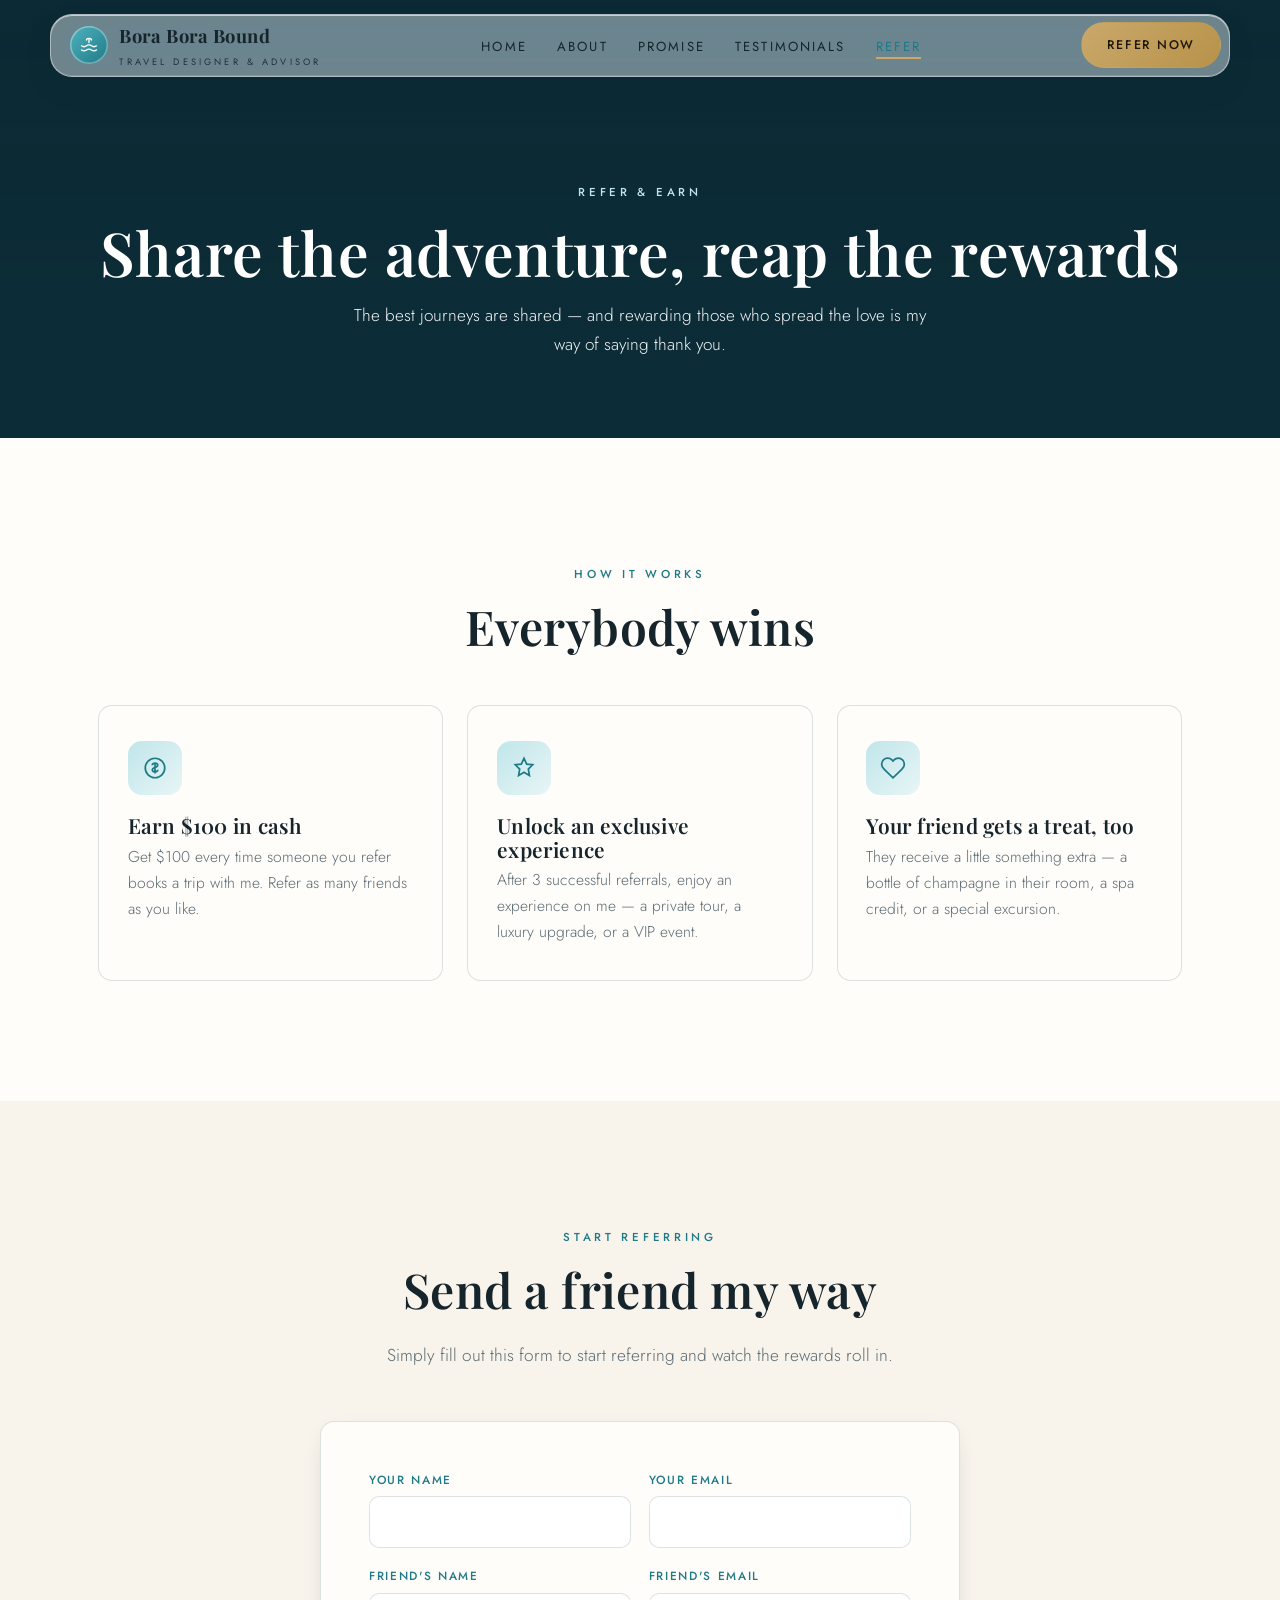
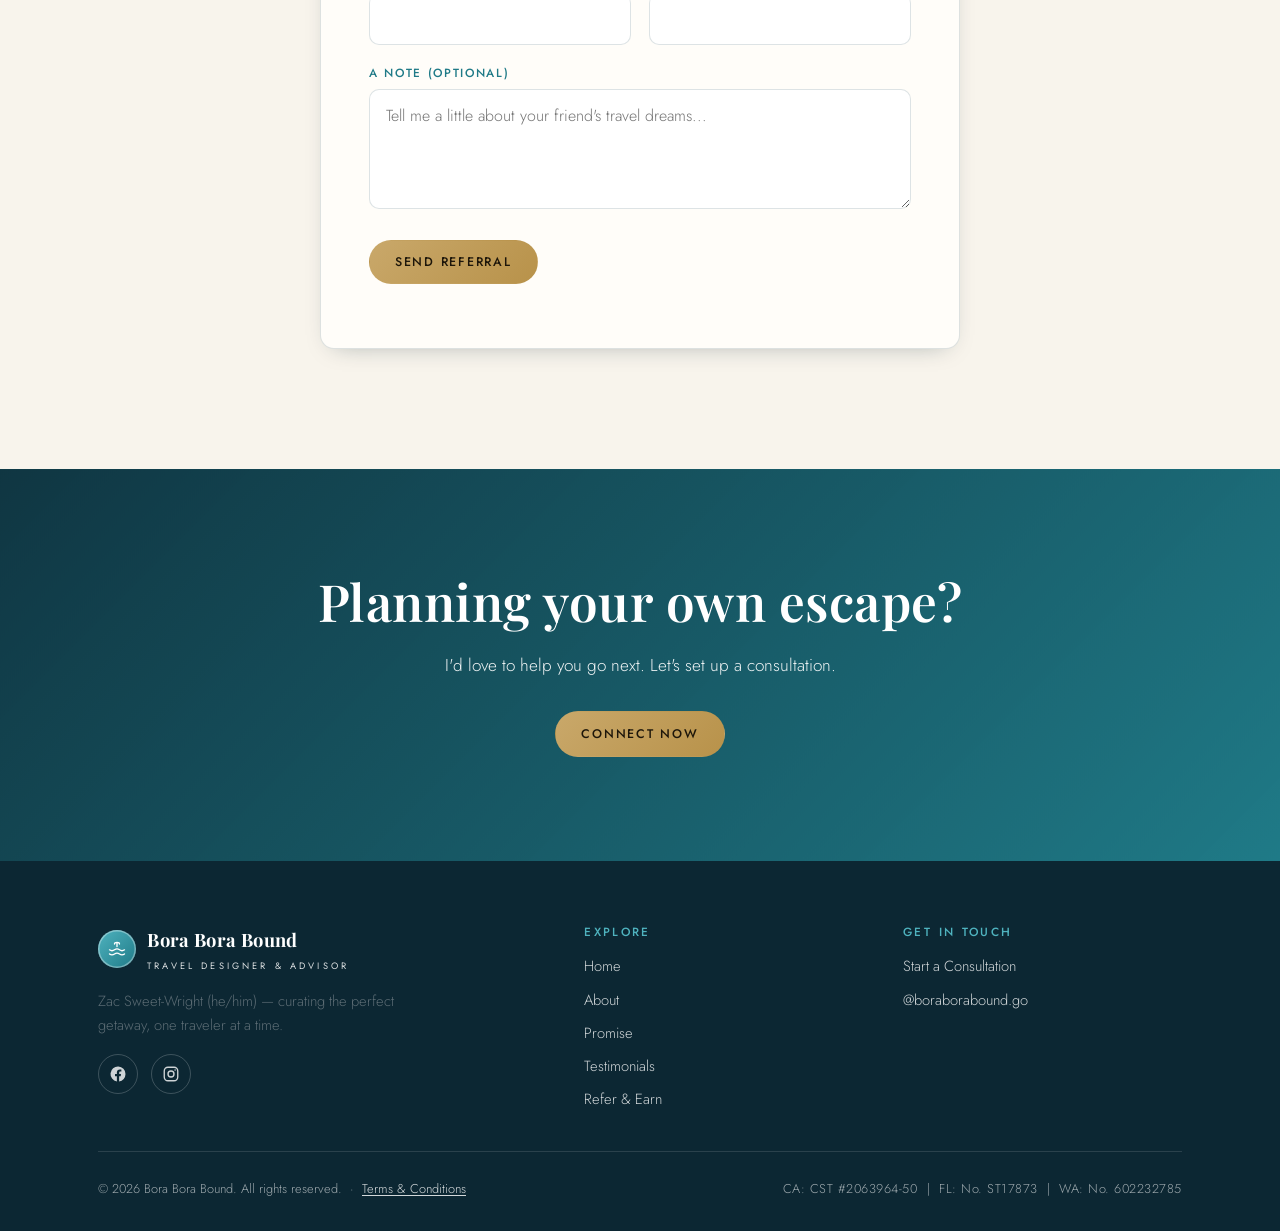
<file: refer.html>
<!DOCTYPE html>
<html lang="en">
<head>
  <meta charset="UTF-8" />
  <meta name="viewport" content="width=device-width, initial-scale=1.0" />
  <title>Refer &amp; Earn — Bora Bora Bound</title>
  <meta name="theme-color" content="#0d3a42">
  <link rel="icon" href="/favicon.ico" sizes="any">
  <link rel="icon" type="image/png" sizes="32x32" href="/favicon-32x32.png">
  <link rel="icon" type="image/png" sizes="16x16" href="/favicon-16x16.png">
  <link rel="apple-touch-icon" href="/apple-touch-icon.png">
  <link rel="manifest" href="/site.webmanifest">
  <meta property="og:image" content="https://test.boraborabound.com/og-image.png">
  <meta property="og:image:width" content="1200">
  <meta property="og:image:height" content="630">
  <meta property="og:image:alt" content="Bora Bora Bound — Curating the perfect getaway for you.">
  <meta name="twitter:card" content="summary_large_image">
  <meta name="twitter:image" content="https://test.boraborabound.com/og-image.png">
  <meta property="og:url" content="https://test.boraborabound.com/">
  <meta property="og:type" content="website">
  <meta property="og:title" content="Bora Bora Bound — Curating the perfect getaway for you.">
  <meta name="description" content="Share the adventure and reap the rewards. Earn $100 for every friend who books, plus exclusive perks — and your friend gets a little something extra, too." />
  <link rel="preconnect" href="https://fonts.googleapis.com" />
  <link rel="preconnect" href="https://fonts.gstatic.com" crossorigin />
  <link href="https://fonts.googleapis.com/css2?family=Playfair+Display:wght@500;600;700&family=Jost:wght@300;400;500;600&family=Great+Vibes&display=swap" rel="stylesheet" />
  <link rel="stylesheet" href="assets/css/styles.css" />
</head>
<body class="inner-page">
  <header class="site-header is-scrolled">
    <nav class="nav shell" aria-label="Primary">
      <a class="brand" href="index.html">
        <span class="mark" aria-hidden="true"><svg viewBox="0 0 24 24" fill="none" stroke="currentColor" stroke-width="1.6" stroke-linecap="round" stroke-linejoin="round"><path d="M3 18c2 1.5 4 1.5 6 0s4-1.5 6 0 4 1.5 6 0"/><path d="M3 13c2 1.5 4 1.5 6 0s4-1.5 6 0 4 1.5 6 0"/><path d="M12 9V4M12 4c2 0 3 1 3 2M12 4c-2 0-3 1-3 2"/></svg></span>
        <span>Bora Bora Bound<small>Travel Designer &amp; Advisor</small></span>
      </a>
      <ul class="nav-links">
        <li><a href="index.html">Home</a></li>
        <li><a href="about.html">About</a></li>
        <li><a href="promise.html">Promise</a></li>
        <li><a href="testimonials.html">Testimonials</a></li>
        <li><a href="refer.html" class="active">Refer</a></li>
      </ul>
      <div class="nav-cta">
        <a href="#refer-form" class="btn btn--gold">Refer Now</a>
        <button class="nav-toggle" aria-label="Toggle menu"><span></span><span></span><span></span></button>
      </div>
    </nav>
  </header>

  <section class="page-hero">
    <div class="page-hero__bg" style="--page-img: url('https://images.unsplash.com/photo-1544644181-1484b3fdfc62?auto=format&fit=crop&w=1920&q=80')"></div>
    <div class="shell">
      <span class="eyebrow">Refer &amp; earn</span>
      <h1>Share the adventure, reap the rewards</h1>
      <p>The best journeys are shared — and rewarding those who spread the love is my way of saying thank you.</p>
    </div>
  </section>

  <section class="section">
    <div class="shell">
      <div class="section-head reveal">
        <span class="eyebrow">How it works</span>
        <h2>Everybody wins</h2>
      </div>
      <div class="cards">
        <div class="card reveal">
          <div class="icon" aria-hidden="true"><svg viewBox="0 0 24 24" fill="none" stroke="currentColor" stroke-width="1.6"><circle cx="12" cy="12" r="9"/><path d="M12 7v10M9.5 9.5c0-1.4 1.1-2 2.5-2s2.5.8 2.5 2-1.1 1.6-2.5 2-2.5.6-2.5 2 1.1 2 2.5 2 2.5-.6 2.5-2"/></svg></div>
          <h3>Earn $100 in cash</h3>
          <p>Get $100 every time someone you refer books a trip with me. Refer as many friends as you like.</p>
        </div>
        <div class="card reveal d1">
          <div class="icon" aria-hidden="true"><svg viewBox="0 0 24 24" fill="none" stroke="currentColor" stroke-width="1.6"><path d="M12 3l2.5 5.5L20 9l-4 4 1 6-5-3-5 3 1-6-4-4 5.5-.5L12 3z"/></svg></div>
          <h3>Unlock an exclusive experience</h3>
          <p>After 3 successful referrals, enjoy an experience on me — a private tour, a luxury upgrade, or a VIP event.</p>
        </div>
        <div class="card reveal d2">
          <div class="icon" aria-hidden="true"><svg viewBox="0 0 24 24" fill="none" stroke="currentColor" stroke-width="1.6"><path d="M20.8 4.6a5.5 5.5 0 00-7.8 0L12 5.6l-1-1a5.5 5.5 0 10-7.8 7.8l1 1L12 21l7.8-7.6 1-1a5.5 5.5 0 000-7.8z"/></svg></div>
          <h3>Your friend gets a treat, too</h3>
          <p>They receive a little something extra — a bottle of champagne in their room, a spa credit, or a special excursion.</p>
        </div>
      </div>
    </div>
  </section>

  <section class="section section--cream">
    <div class="shell">
      <div class="section-head reveal">
        <span class="eyebrow">Start referring</span>
        <h2>Send a friend my way</h2>
        <p>Simply fill out this form to start referring and watch the rewards roll in.</p>
      </div>
      <div class="form-card reveal d1" id="refer-form">
        <!-- TODO: connect this referral form to CRM. Currently a styled placeholder. -->
        <form data-placeholder>
          <div class="form-grid-2">
            <div class="field">
              <label for="r-your-name">Your Name</label>
              <input id="r-your-name" name="your_name" type="text" autocomplete="name" required />
            </div>
            <div class="field">
              <label for="r-your-email">Your Email</label>
              <input id="r-your-email" name="your_email" type="email" autocomplete="email" required />
            </div>
          </div>
          <div class="form-grid-2">
            <div class="field">
              <label for="r-friend-name">Friend's Name</label>
              <input id="r-friend-name" name="friend_name" type="text" required />
            </div>
            <div class="field">
              <label for="r-friend-email">Friend's Email</label>
              <input id="r-friend-email" name="friend_email" type="email" required />
            </div>
          </div>
          <div class="field">
            <label for="r-message">A Note (optional)</label>
            <textarea id="r-message" name="message" placeholder="Tell me a little about your friend's travel dreams..."></textarea>
          </div>
          <div class="form-actions">
            <button type="submit" class="btn btn--gold">Send Referral</button>
          </div>
          <p class="form-feedback form-note"></p>
        </form>
      </div>
    </div>
  </section>

  <section class="cta-band">
    <div class="cta-band__bg" style="--cta-img: url('https://images.unsplash.com/photo-1505228395891-9a51e7e86bf6?auto=format&fit=crop&w=1920&q=80')"></div>
    <div class="shell reveal">
      <h2>Planning your own escape?</h2>
      <p>I'd love to help you go next. Let's set up a consultation.</p>
      <a href="https://app.tern.travel/public/forms/YSXCa_LTnTtBehDg0Kty1Q/responses/new" target="_blank" rel="noopener" class="btn btn--gold">Connect Now</a>
    </div>
  </section>

  <footer class="site-footer">
    <div class="shell">
      <div class="footer-grid">
        <div>
          <a class="brand" href="index.html">
            <span class="mark" aria-hidden="true"><svg viewBox="0 0 24 24" fill="none" stroke="currentColor" stroke-width="1.6" stroke-linecap="round" stroke-linejoin="round"><path d="M3 18c2 1.5 4 1.5 6 0s4-1.5 6 0 4 1.5 6 0"/><path d="M3 13c2 1.5 4 1.5 6 0s4-1.5 6 0 4 1.5 6 0"/><path d="M12 9V4M12 4c2 0 3 1 3 2M12 4c-2 0-3 1-3 2"/></svg></span>
            <span>Bora Bora Bound<small>Travel Designer &amp; Advisor</small></span>
          </a>
          <p class="muted" style="max-width:34ch">Zac Sweet-Wright (he/him) — curating the perfect getaway, one traveler at a time.</p>
          <div class="socials">
            <a href="https://www.facebook.com/boraborabound.go" aria-label="Facebook" target="_blank" rel="noopener"><svg viewBox="0 0 24 24" fill="currentColor"><path d="M22 12a10 10 0 10-11.5 9.9v-7H8v-2.9h2.5V9.8c0-2.5 1.5-3.9 3.8-3.9 1.1 0 2.2.2 2.2.2v2.5h-1.3c-1.2 0-1.6.8-1.6 1.6v1.8H16l-.4 2.9h-2.1v7A10 10 0 0022 12z"/></svg></a>
            <a href="https://www.instagram.com/boraborabound.go" aria-label="Instagram" target="_blank" rel="noopener"><svg viewBox="0 0 24 24" fill="none" stroke="currentColor" stroke-width="1.8"><rect x="3" y="3" width="18" height="18" rx="5"/><circle cx="12" cy="12" r="4"/><circle cx="17.5" cy="6.5" r="1" fill="currentColor" stroke="none"/></svg></a>
          </div>
        </div>
        <div>
          <h4>Explore</h4>
          <ul class="footer-links">
            <li><a href="index.html">Home</a></li>
            <li><a href="about.html">About</a></li>
            <li><a href="promise.html">Promise</a></li>
            <li><a href="testimonials.html">Testimonials</a></li>
            <li><a href="refer.html">Refer &amp; Earn</a></li>
          </ul>
        </div>
        <div>
          <h4>Get in touch</h4>
          <ul class="footer-links">
            <li><a href="https://app.tern.travel/public/forms/YSXCa_LTnTtBehDg0Kty1Q/responses/new" target="_blank" rel="noopener">Start a Consultation</a></li>
            <li><a href="https://www.instagram.com/boraborabound.go" target="_blank" rel="noopener">@boraborabound.go</a></li>
          </ul>
        </div>
      </div>
      <div class="footer-bottom">
        <span>© <span id="year">2026</span> Bora Bora Bound. All rights reserved. &nbsp;·&nbsp; <a href="terms.html">Terms &amp; Conditions</a></span>
        <span class="licenses">CA: CST #2063964-50 &nbsp;|&nbsp; FL: No. ST17873 &nbsp;|&nbsp; WA: No. 602232785</span>
      </div>
    </div>
  </footer>

  <script src="assets/js/main.js"></script>
</body>
</html>
</file>
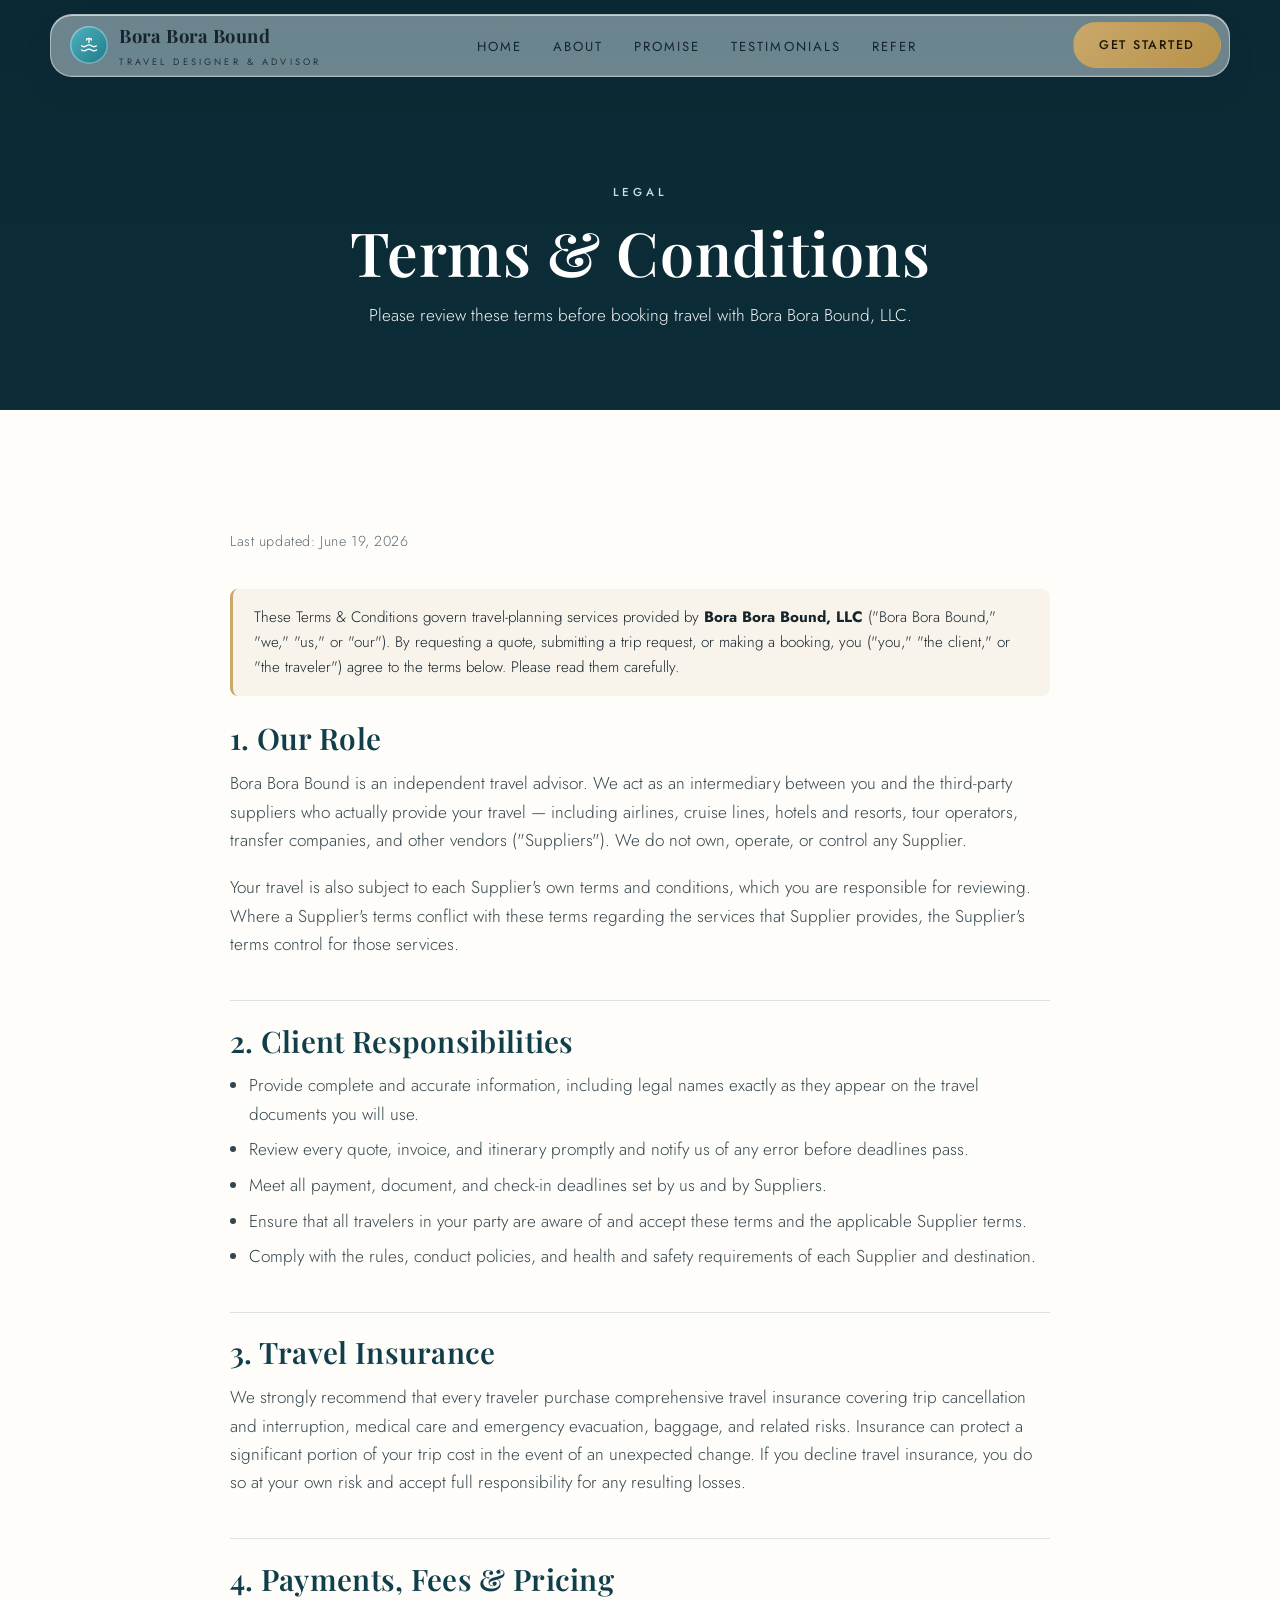
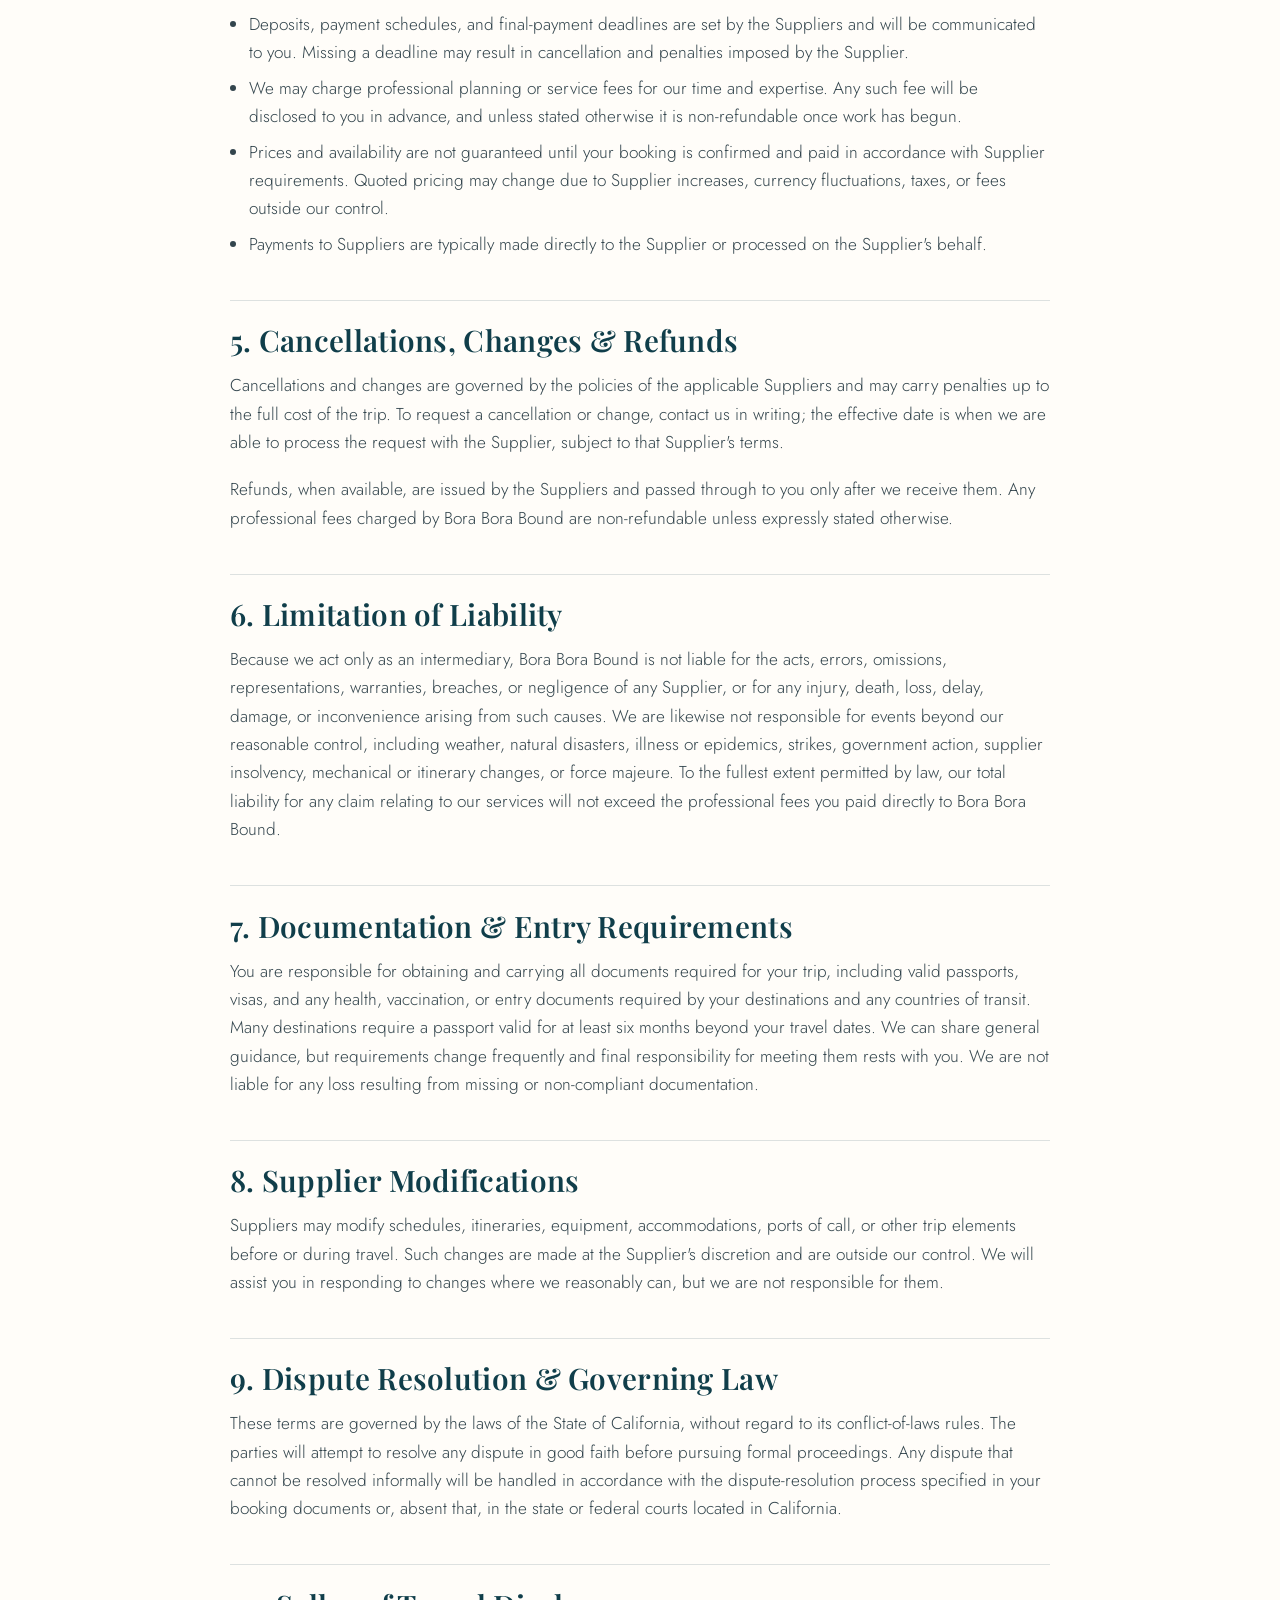
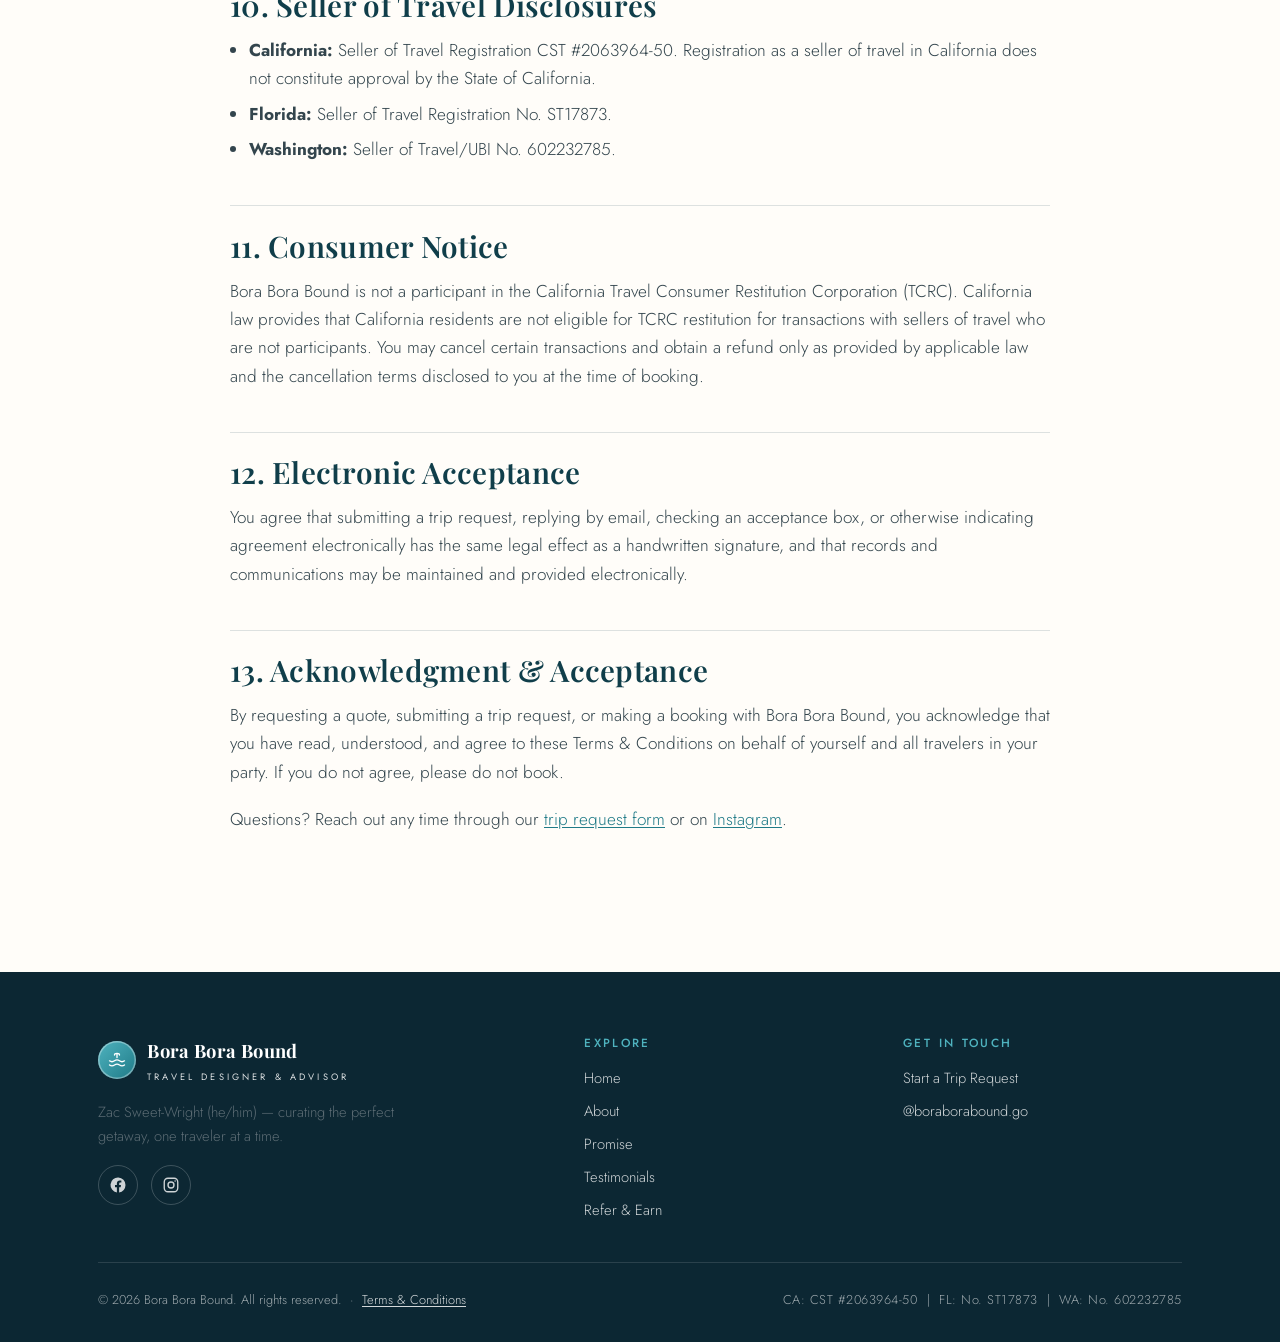
<file: terms.html>
<!DOCTYPE html>
<html lang="en">
<head>
  <meta charset="UTF-8" />
  <meta name="viewport" content="width=device-width, initial-scale=1.0" />
  <title>Terms &amp; Conditions — Bora Bora Bound</title>
  <meta name="theme-color" content="#0d3a42">
  <link rel="icon" href="/favicon.ico" sizes="any">
  <link rel="icon" type="image/png" sizes="32x32" href="/favicon-32x32.png">
  <link rel="icon" type="image/png" sizes="16x16" href="/favicon-16x16.png">
  <link rel="apple-touch-icon" href="/apple-touch-icon.png">
  <link rel="manifest" href="/site.webmanifest">
  <meta property="og:image" content="https://test.boraborabound.com/og-image.png">
  <meta property="og:image:width" content="1200">
  <meta property="og:image:height" content="630">
  <meta property="og:image:alt" content="Bora Bora Bound — Curating the perfect getaway for you.">
  <meta name="twitter:card" content="summary_large_image">
  <meta name="twitter:image" content="https://test.boraborabound.com/og-image.png">
  <meta property="og:url" content="https://test.boraborabound.com/">
  <meta property="og:type" content="website">
  <meta property="og:title" content="Bora Bora Bound — Curating the perfect getaway for you.">
  <meta name="description" content="Terms & Conditions for Bora Bora Bound, LLC — our role, client responsibilities, payments, cancellations, liability, and Seller of Travel disclosures." />
  <meta name="robots" content="noindex" />
  <link rel="preconnect" href="https://fonts.googleapis.com" />
  <link rel="preconnect" href="https://fonts.gstatic.com" crossorigin />
  <link href="https://fonts.googleapis.com/css2?family=Playfair+Display:wght@500;600;700&family=Jost:wght@300;400;500;600&family=Great+Vibes&display=swap" rel="stylesheet" />
  <link rel="stylesheet" href="assets/css/styles.css" />
</head>
<body class="inner-page">
  <header class="site-header is-scrolled">
    <nav class="nav shell" aria-label="Primary">
      <a class="brand" href="index.html">
        <span class="mark" aria-hidden="true"><svg viewBox="0 0 24 24" fill="none" stroke="currentColor" stroke-width="1.6" stroke-linecap="round" stroke-linejoin="round"><path d="M3 18c2 1.5 4 1.5 6 0s4-1.5 6 0 4 1.5 6 0"/><path d="M3 13c2 1.5 4 1.5 6 0s4-1.5 6 0 4 1.5 6 0"/><path d="M12 9V4M12 4c2 0 3 1 3 2M12 4c-2 0-3 1-3 2"/></svg></span>
        <span>Bora Bora Bound<small>Travel Designer &amp; Advisor</small></span>
      </a>
      <ul class="nav-links">
        <li><a href="index.html">Home</a></li>
        <li><a href="about.html">About</a></li>
        <li><a href="promise.html">Promise</a></li>
        <li><a href="testimonials.html">Testimonials</a></li>
        <li><a href="refer.html">Refer</a></li>
      </ul>
      <div class="nav-cta">
        <a href="https://app.tern.travel/public/forms/YSXCa_LTnTtBehDg0Kty1Q/responses/new" target="_blank" rel="noopener" class="btn btn--gold">Get Started</a>
        <button class="nav-toggle" aria-label="Toggle menu"><span></span><span></span><span></span></button>
      </div>
    </nav>
  </header>

  <section class="page-hero">
    <div class="page-hero__bg" style="--page-img: url('https://images.unsplash.com/photo-1468413253725-0d5181091126?auto=format&fit=crop&w=1920&q=80')"></div>
    <div class="shell">
      <span class="eyebrow">Legal</span>
      <h1>Terms &amp; Conditions</h1>
      <p>Please review these terms before booking travel with Bora Bora Bound, LLC.</p>
    </div>
  </section>

  <section class="section">
    <div class="shell">
      <article class="legal">
        <p class="updated">Last updated: June 19, 2026</p>

        <div class="callout">
          These Terms &amp; Conditions govern travel-planning services provided by <strong>Bora Bora Bound, LLC</strong> ("Bora Bora Bound," "we," "us," or "our"). By requesting a quote, submitting a trip request, or making a booking, you ("you," "the client," or "the traveler") agree to the terms below. Please read them carefully.
        </div>

        <h2>1. Our Role</h2>
        <p>Bora Bora Bound is an independent travel advisor. We act as an intermediary between you and the third-party suppliers who actually provide your travel — including airlines, cruise lines, hotels and resorts, tour operators, transfer companies, and other vendors ("Suppliers"). We do not own, operate, or control any Supplier.</p>
        <p>Your travel is also subject to each Supplier's own terms and conditions, which you are responsible for reviewing. Where a Supplier's terms conflict with these terms regarding the services that Supplier provides, the Supplier's terms control for those services.</p>

        <h2>2. Client Responsibilities</h2>
        <ul>
          <li>Provide complete and accurate information, including legal names exactly as they appear on the travel documents you will use.</li>
          <li>Review every quote, invoice, and itinerary promptly and notify us of any error before deadlines pass.</li>
          <li>Meet all payment, document, and check-in deadlines set by us and by Suppliers.</li>
          <li>Ensure that all travelers in your party are aware of and accept these terms and the applicable Supplier terms.</li>
          <li>Comply with the rules, conduct policies, and health and safety requirements of each Supplier and destination.</li>
        </ul>

        <h2>3. Travel Insurance</h2>
        <p>We strongly recommend that every traveler purchase comprehensive travel insurance covering trip cancellation and interruption, medical care and emergency evacuation, baggage, and related risks. Insurance can protect a significant portion of your trip cost in the event of an unexpected change. If you decline travel insurance, you do so at your own risk and accept full responsibility for any resulting losses.</p>

        <h2>4. Payments, Fees &amp; Pricing</h2>
        <ul>
          <li>Deposits, payment schedules, and final-payment deadlines are set by the Suppliers and will be communicated to you. Missing a deadline may result in cancellation and penalties imposed by the Supplier.</li>
          <li>We may charge professional planning or service fees for our time and expertise. Any such fee will be disclosed to you in advance, and unless stated otherwise it is non-refundable once work has begun.</li>
          <li>Prices and availability are not guaranteed until your booking is confirmed and paid in accordance with Supplier requirements. Quoted pricing may change due to Supplier increases, currency fluctuations, taxes, or fees outside our control.</li>
          <li>Payments to Suppliers are typically made directly to the Supplier or processed on the Supplier's behalf.</li>
        </ul>

        <h2>5. Cancellations, Changes &amp; Refunds</h2>
        <p>Cancellations and changes are governed by the policies of the applicable Suppliers and may carry penalties up to the full cost of the trip. To request a cancellation or change, contact us in writing; the effective date is when we are able to process the request with the Supplier, subject to that Supplier's terms.</p>
        <p>Refunds, when available, are issued by the Suppliers and passed through to you only after we receive them. Any professional fees charged by Bora Bora Bound are non-refundable unless expressly stated otherwise.</p>

        <h2>6. Limitation of Liability</h2>
        <p>Because we act only as an intermediary, Bora Bora Bound is not liable for the acts, errors, omissions, representations, warranties, breaches, or negligence of any Supplier, or for any injury, death, loss, delay, damage, or inconvenience arising from such causes. We are likewise not responsible for events beyond our reasonable control, including weather, natural disasters, illness or epidemics, strikes, government action, supplier insolvency, mechanical or itinerary changes, or force majeure. To the fullest extent permitted by law, our total liability for any claim relating to our services will not exceed the professional fees you paid directly to Bora Bora Bound.</p>

        <h2>7. Documentation &amp; Entry Requirements</h2>
        <p>You are responsible for obtaining and carrying all documents required for your trip, including valid passports, visas, and any health, vaccination, or entry documents required by your destinations and any countries of transit. Many destinations require a passport valid for at least six months beyond your travel dates. We can share general guidance, but requirements change frequently and final responsibility for meeting them rests with you. We are not liable for any loss resulting from missing or non-compliant documentation.</p>

        <h2>8. Supplier Modifications</h2>
        <p>Suppliers may modify schedules, itineraries, equipment, accommodations, ports of call, or other trip elements before or during travel. Such changes are made at the Supplier's discretion and are outside our control. We will assist you in responding to changes where we reasonably can, but we are not responsible for them.</p>

        <h2>9. Dispute Resolution &amp; Governing Law</h2>
        <p>These terms are governed by the laws of the State of California, without regard to its conflict-of-laws rules. The parties will attempt to resolve any dispute in good faith before pursuing formal proceedings. Any dispute that cannot be resolved informally will be handled in accordance with the dispute-resolution process specified in your booking documents or, absent that, in the state or federal courts located in California.</p>

        <h2>10. Seller of Travel Disclosures</h2>
        <ul>
          <li><strong>California:</strong> Seller of Travel Registration CST&nbsp;#2063964-50. Registration as a seller of travel in California does not constitute approval by the State of California.</li>
          <li><strong>Florida:</strong> Seller of Travel Registration No.&nbsp;ST17873.</li>
          <li><strong>Washington:</strong> Seller of Travel/UBI No.&nbsp;602232785.</li>
        </ul>

        <h2>11. Consumer Notice</h2>
        <p>Bora Bora Bound is not a participant in the California Travel Consumer Restitution Corporation (TCRC). California law provides that California residents are not eligible for TCRC restitution for transactions with sellers of travel who are not participants. You may cancel certain transactions and obtain a refund only as provided by applicable law and the cancellation terms disclosed to you at the time of booking.</p>

        <h2>12. Electronic Acceptance</h2>
        <p>You agree that submitting a trip request, replying by email, checking an acceptance box, or otherwise indicating agreement electronically has the same legal effect as a handwritten signature, and that records and communications may be maintained and provided electronically.</p>

        <h2>13. Acknowledgment &amp; Acceptance</h2>
        <p>By requesting a quote, submitting a trip request, or making a booking with Bora Bora Bound, you acknowledge that you have read, understood, and agree to these Terms &amp; Conditions on behalf of yourself and all travelers in your party. If you do not agree, please do not book.</p>
        <p>Questions? Reach out any time through our <a href="https://app.tern.travel/public/forms/YSXCa_LTnTtBehDg0Kty1Q/responses/new" target="_blank" rel="noopener">trip request form</a> or on <a href="https://www.instagram.com/boraborabound.go" target="_blank" rel="noopener">Instagram</a>.</p>
      </article>
    </div>
  </section>

  <footer class="site-footer">
    <div class="shell">
      <div class="footer-grid">
        <div>
          <a class="brand" href="index.html">
            <span class="mark" aria-hidden="true"><svg viewBox="0 0 24 24" fill="none" stroke="currentColor" stroke-width="1.6" stroke-linecap="round" stroke-linejoin="round"><path d="M3 18c2 1.5 4 1.5 6 0s4-1.5 6 0 4 1.5 6 0"/><path d="M3 13c2 1.5 4 1.5 6 0s4-1.5 6 0 4 1.5 6 0"/><path d="M12 9V4M12 4c2 0 3 1 3 2M12 4c-2 0-3 1-3 2"/></svg></span>
            <span>Bora Bora Bound<small>Travel Designer &amp; Advisor</small></span>
          </a>
          <p class="muted" style="max-width:34ch">Zac Sweet-Wright (he/him) — curating the perfect getaway, one traveler at a time.</p>
          <div class="socials">
            <a href="https://www.facebook.com/boraborabound.go" aria-label="Facebook" target="_blank" rel="noopener"><svg viewBox="0 0 24 24" fill="currentColor"><path d="M22 12a10 10 0 10-11.5 9.9v-7H8v-2.9h2.5V9.8c0-2.5 1.5-3.9 3.8-3.9 1.1 0 2.2.2 2.2.2v2.5h-1.3c-1.2 0-1.6.8-1.6 1.6v1.8H16l-.4 2.9h-2.1v7A10 10 0 0022 12z"/></svg></a>
            <a href="https://www.instagram.com/boraborabound.go" aria-label="Instagram" target="_blank" rel="noopener"><svg viewBox="0 0 24 24" fill="none" stroke="currentColor" stroke-width="1.8"><rect x="3" y="3" width="18" height="18" rx="5"/><circle cx="12" cy="12" r="4"/><circle cx="17.5" cy="6.5" r="1" fill="currentColor" stroke="none"/></svg></a>
          </div>
        </div>
        <div>
          <h4>Explore</h4>
          <ul class="footer-links">
            <li><a href="index.html">Home</a></li>
            <li><a href="about.html">About</a></li>
            <li><a href="promise.html">Promise</a></li>
            <li><a href="testimonials.html">Testimonials</a></li>
            <li><a href="refer.html">Refer &amp; Earn</a></li>
          </ul>
        </div>
        <div>
          <h4>Get in touch</h4>
          <ul class="footer-links">
            <li><a href="https://app.tern.travel/public/forms/YSXCa_LTnTtBehDg0Kty1Q/responses/new" target="_blank" rel="noopener">Start a Trip Request</a></li>
            <li><a href="https://www.instagram.com/boraborabound.go" target="_blank" rel="noopener">@boraborabound.go</a></li>
          </ul>
        </div>
      </div>
      <div class="footer-bottom">
        <span>© <span id="year">2026</span> Bora Bora Bound. All rights reserved. &nbsp;·&nbsp; <a href="terms.html">Terms &amp; Conditions</a></span>
        <span class="licenses">CA: CST #2063964-50 &nbsp;|&nbsp; FL: No. ST17873 &nbsp;|&nbsp; WA: No. 602232785</span>
      </div>
    </div>
  </footer>

  <script src="assets/js/main.js"></script>
</body>
</html>
</file>
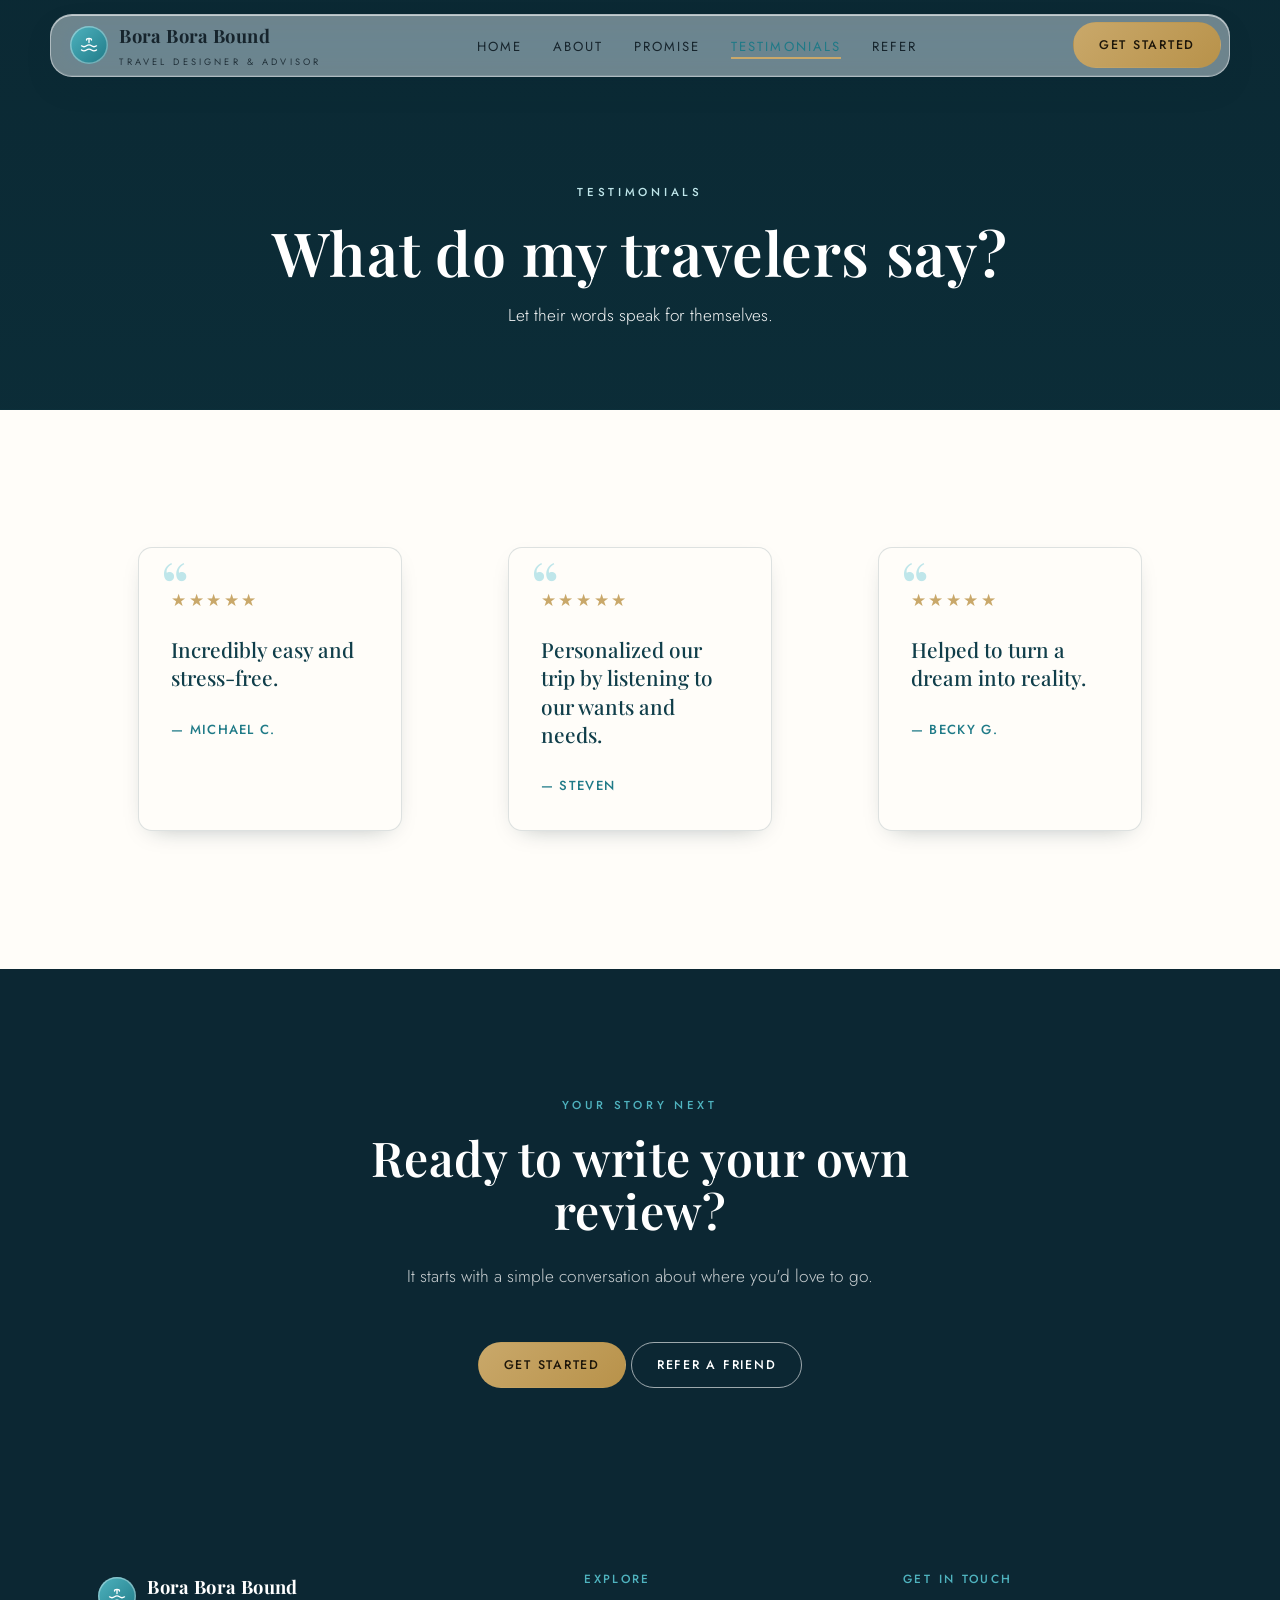
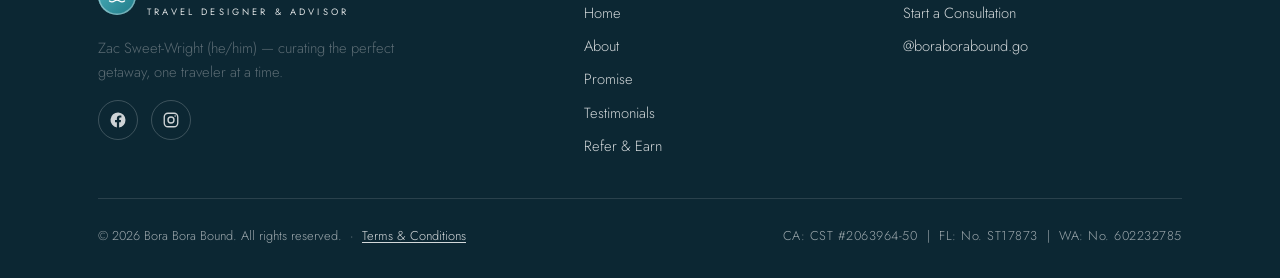
<file: testimonials.html>
<!DOCTYPE html>
<html lang="en">
<head>
  <meta charset="UTF-8" />
  <meta name="viewport" content="width=device-width, initial-scale=1.0" />
  <title>Testimonials — Bora Bora Bound</title>
  <meta name="theme-color" content="#0d3a42">
  <link rel="icon" href="/favicon.ico" sizes="any">
  <link rel="icon" type="image/png" sizes="32x32" href="/favicon-32x32.png">
  <link rel="icon" type="image/png" sizes="16x16" href="/favicon-16x16.png">
  <link rel="apple-touch-icon" href="/apple-touch-icon.png">
  <link rel="manifest" href="/site.webmanifest">
  <meta property="og:image" content="https://test.boraborabound.com/og-image.png">
  <meta property="og:image:width" content="1200">
  <meta property="og:image:height" content="630">
  <meta property="og:image:alt" content="Bora Bora Bound — Curating the perfect getaway for you.">
  <meta name="twitter:card" content="summary_large_image">
  <meta name="twitter:image" content="https://test.boraborabound.com/og-image.png">
  <meta property="og:url" content="https://test.boraborabound.com/">
  <meta property="og:type" content="website">
  <meta property="og:title" content="Bora Bora Bound — Curating the perfect getaway for you.">
  <meta name="description" content="What travelers say about Bora Bora Bound — real reviews from clients whose dream trips became reality with Zac Sweet-Wright." />
  <link rel="preconnect" href="https://fonts.googleapis.com" />
  <link rel="preconnect" href="https://fonts.gstatic.com" crossorigin />
  <link href="https://fonts.googleapis.com/css2?family=Playfair+Display:wght@500;600;700&family=Jost:wght@300;400;500;600&family=Great+Vibes&display=swap" rel="stylesheet" />
  <link rel="stylesheet" href="assets/css/styles.css" />
</head>
<body class="inner-page">
  <header class="site-header is-scrolled">
    <nav class="nav shell" aria-label="Primary">
      <a class="brand" href="index.html">
        <span class="mark" aria-hidden="true"><svg viewBox="0 0 24 24" fill="none" stroke="currentColor" stroke-width="1.6" stroke-linecap="round" stroke-linejoin="round"><path d="M3 18c2 1.5 4 1.5 6 0s4-1.5 6 0 4 1.5 6 0"/><path d="M3 13c2 1.5 4 1.5 6 0s4-1.5 6 0 4 1.5 6 0"/><path d="M12 9V4M12 4c2 0 3 1 3 2M12 4c-2 0-3 1-3 2"/></svg></span>
        <span>Bora Bora Bound<small>Travel Designer &amp; Advisor</small></span>
      </a>
      <ul class="nav-links">
        <li><a href="index.html">Home</a></li>
        <li><a href="about.html">About</a></li>
        <li><a href="promise.html">Promise</a></li>
        <li><a href="testimonials.html" class="active">Testimonials</a></li>
        <li><a href="refer.html">Refer</a></li>
      </ul>
      <div class="nav-cta">
        <a href="https://app.tern.travel/public/forms/YSXCa_LTnTtBehDg0Kty1Q/responses/new" target="_blank" rel="noopener" class="btn btn--gold">Get Started</a>
        <button class="nav-toggle" aria-label="Toggle menu"><span></span><span></span><span></span></button>
      </div>
    </nav>
  </header>

  <section class="page-hero">
    <div class="page-hero__bg" style="--page-img: url('https://images.unsplash.com/photo-1559599189-fe84dea4eb79?auto=format&fit=crop&w=1920&q=80')"></div>
    <div class="shell">
      <span class="eyebrow">Testimonials</span>
      <h1>What do my travelers say?</h1>
      <p>Let their words speak for themselves.</p>
    </div>
  </section>

  <section class="section">
    <div class="shell">
      <div class="quotes">
        <figure class="quote reveal">
          <div class="stars" aria-label="5 out of 5 stars">★★★★★</div>
          <blockquote>Incredibly easy and stress-free.</blockquote>
          <cite>— Michael C.</cite>
        </figure>
        <figure class="quote reveal d1">
          <div class="stars" aria-label="5 out of 5 stars">★★★★★</div>
          <blockquote>Personalized our trip by listening to our wants and needs.</blockquote>
          <cite>— Steven</cite>
        </figure>
        <figure class="quote reveal d2">
          <div class="stars" aria-label="5 out of 5 stars">★★★★★</div>
          <blockquote>Helped to turn a dream into reality.</blockquote>
          <cite>— Becky G.</cite>
        </figure>
      </div>
    </div>
  </section>

  <section class="section section--navy">
    <div class="shell center">
      <div class="section-head reveal">
        <span class="eyebrow">Your story next</span>
        <h2>Ready to write your own review?</h2>
        <p>It starts with a simple conversation about where you'd love to go.</p>
      </div>
      <div class="reveal d1">
        <a href="https://app.tern.travel/public/forms/YSXCa_LTnTtBehDg0Kty1Q/responses/new" target="_blank" rel="noopener" class="btn btn--gold">Get Started</a>
        <a href="refer.html" class="btn btn--ghost">Refer a Friend</a>
      </div>
    </div>
  </section>

  <footer class="site-footer">
    <div class="shell">
      <div class="footer-grid">
        <div>
          <a class="brand" href="index.html">
            <span class="mark" aria-hidden="true"><svg viewBox="0 0 24 24" fill="none" stroke="currentColor" stroke-width="1.6" stroke-linecap="round" stroke-linejoin="round"><path d="M3 18c2 1.5 4 1.5 6 0s4-1.5 6 0 4 1.5 6 0"/><path d="M3 13c2 1.5 4 1.5 6 0s4-1.5 6 0 4 1.5 6 0"/><path d="M12 9V4M12 4c2 0 3 1 3 2M12 4c-2 0-3 1-3 2"/></svg></span>
            <span>Bora Bora Bound<small>Travel Designer &amp; Advisor</small></span>
          </a>
          <p class="muted" style="max-width:34ch">Zac Sweet-Wright (he/him) — curating the perfect getaway, one traveler at a time.</p>
          <div class="socials">
            <a href="https://www.facebook.com/boraborabound.go" aria-label="Facebook" target="_blank" rel="noopener"><svg viewBox="0 0 24 24" fill="currentColor"><path d="M22 12a10 10 0 10-11.5 9.9v-7H8v-2.9h2.5V9.8c0-2.5 1.5-3.9 3.8-3.9 1.1 0 2.2.2 2.2.2v2.5h-1.3c-1.2 0-1.6.8-1.6 1.6v1.8H16l-.4 2.9h-2.1v7A10 10 0 0022 12z"/></svg></a>
            <a href="https://www.instagram.com/boraborabound.go" aria-label="Instagram" target="_blank" rel="noopener"><svg viewBox="0 0 24 24" fill="none" stroke="currentColor" stroke-width="1.8"><rect x="3" y="3" width="18" height="18" rx="5"/><circle cx="12" cy="12" r="4"/><circle cx="17.5" cy="6.5" r="1" fill="currentColor" stroke="none"/></svg></a>
          </div>
        </div>
        <div>
          <h4>Explore</h4>
          <ul class="footer-links">
            <li><a href="index.html">Home</a></li>
            <li><a href="about.html">About</a></li>
            <li><a href="promise.html">Promise</a></li>
            <li><a href="testimonials.html">Testimonials</a></li>
            <li><a href="refer.html">Refer &amp; Earn</a></li>
          </ul>
        </div>
        <div>
          <h4>Get in touch</h4>
          <ul class="footer-links">
            <li><a href="https://app.tern.travel/public/forms/YSXCa_LTnTtBehDg0Kty1Q/responses/new" target="_blank" rel="noopener">Start a Consultation</a></li>
            <li><a href="https://www.instagram.com/boraborabound.go" target="_blank" rel="noopener">@boraborabound.go</a></li>
          </ul>
        </div>
      </div>
      <div class="footer-bottom">
        <span>© <span id="year">2026</span> Bora Bora Bound. All rights reserved. &nbsp;·&nbsp; <a href="terms.html">Terms &amp; Conditions</a></span>
        <span class="licenses">CA: CST #2063964-50 &nbsp;|&nbsp; FL: No. ST17873 &nbsp;|&nbsp; WA: No. 602232785</span>
      </div>
    </div>
  </footer>

  <script src="assets/js/main.js"></script>
</body>
</html>
</file>
<file: assets/css/styles.css>
/* =========================================================
   Bora Bora Bound — global styles
   Luxury travel advisory. Faithful + polished rebuild.
   ========================================================= */

:root {
  /* Palette */
  --navy:      #0c2733;
  --deep-sea:  #103e4a;
  --lagoon:    #1f7a87;
  --aqua:      #4fb3bf;
  --aqua-soft: #bfe6ea;
  --sand:      #c9a86a;
  --gold:      #b8924a;
  --cream:     #f8f4ec;
  --paper:     #fffdf9;
  --ink:       #16242c;
  --muted:     #5b6b73;
  --line:      rgba(16, 62, 74, 0.14);

  /* Type */
  --serif:  "Playfair Display", Georgia, "Times New Roman", serif;
  --sans:   "Jost", "Helvetica Neue", Arial, sans-serif;
  --script: "Great Vibes", "Brush Script MT", cursive;

  /* Layout */
  --maxw: 1180px;
  --radius: 14px;
  --shadow: 0 18px 50px -22px rgba(12, 39, 51, 0.45);
  --shadow-sm: 0 8px 24px -14px rgba(12, 39, 51, 0.4);
  --ease: cubic-bezier(0.22, 1, 0.36, 1);
}

/* ----------------------------- Reset ---------------------------- */
*,
*::before,
*::after { box-sizing: border-box; }

html { scroll-behavior: smooth; -webkit-text-size-adjust: 100%; }

body {
  margin: 0;
  font-family: var(--sans);
  font-weight: 300;
  color: var(--ink);
  background: var(--paper);
  line-height: 1.65;
  font-size: clamp(1rem, 0.96rem + 0.2vw, 1.075rem);
  overflow-x: hidden;
}

img { max-width: 100%; display: block; }

a { color: inherit; text-decoration: none; }

h1, h2, h3, h4 {
  font-family: var(--serif);
  font-weight: 600;
  line-height: 1.12;
  margin: 0 0 0.5em;
  letter-spacing: 0.01em;
}

p { margin: 0 0 1.1em; }

.script { font-family: var(--script); font-weight: 400; }

.eyebrow {
  font-family: var(--sans);
  font-weight: 500;
  text-transform: uppercase;
  letter-spacing: 0.32em;
  font-size: 0.72rem;
  color: var(--lagoon);
  margin: 0 0 1rem;
  display: inline-block;
}

.shell {
  width: 100%;
  max-width: var(--maxw);
  margin-inline: auto;
  padding-inline: clamp(1.25rem, 5vw, 3rem);
}

.center { text-align: center; }

/* --------------------------- Buttons ---------------------------- */
.btn {
  --btn-bg: var(--lagoon);
  --btn-fg: #fff;
  display: inline-flex;
  align-items: center;
  gap: 0.6em;
  font-family: var(--sans);
  font-weight: 500;
  letter-spacing: 0.14em;
  text-transform: uppercase;
  font-size: 0.78rem;
  padding: 0.95em 2em;
  border: 1px solid transparent;
  border-radius: 100px;
  background: var(--btn-bg);
  color: var(--btn-fg);
  cursor: pointer;
  transition: transform 0.4s var(--ease), box-shadow 0.4s var(--ease),
    background 0.3s ease, color 0.3s ease;
}
.btn:hover { transform: translateY(-3px); box-shadow: var(--shadow-sm); }
.btn:active { transform: translateY(-1px); }

.btn--gold { --btn-bg: linear-gradient(135deg, var(--sand), var(--gold)); --btn-fg: #1d160a; }
.btn--ghost {
  --btn-bg: transparent;
  --btn-fg: #fff;
  border-color: rgba(255, 255, 255, 0.6);
}
.btn--ghost:hover { background: rgba(255, 255, 255, 0.12); }
.btn--outline {
  --btn-bg: transparent;
  --btn-fg: var(--lagoon);
  border-color: var(--lagoon);
}
.btn--outline:hover { background: var(--lagoon); color: #fff; }

/* ----------------------------- Nav ------------------------------ */
/* Floating "liquid glass" nav bar — always frosted so it reads on any background */
.site-header {
  position: fixed;
  top: 0.85rem;
  left: 50%;
  transform: translateX(-50%);
  z-index: 60;
  width: min(var(--maxw), calc(100% - 1.6rem));
  border-radius: 22px;
  background: rgba(255, 255, 255, 0.42);
  -webkit-backdrop-filter: blur(20px) saturate(180%);
  backdrop-filter: blur(20px) saturate(180%);
  border: 1px solid rgba(255, 255, 255, 0.45);
  box-shadow:
    0 12px 36px -16px rgba(12, 39, 51, 0.45),
    inset 0 1px 0 rgba(255, 255, 255, 0.6),
    inset 0 -1px 0 rgba(255, 255, 255, 0.12);
  transition: background 0.4s var(--ease), box-shadow 0.4s var(--ease),
    top 0.4s var(--ease), border-color 0.4s var(--ease);
}
.site-header.is-scrolled {
  top: 0.6rem;
  background: rgba(255, 255, 255, 0.66);
  border-color: rgba(255, 255, 255, 0.6);
  box-shadow:
    0 14px 32px -14px rgba(12, 39, 51, 0.5),
    inset 0 1px 0 rgba(255, 255, 255, 0.7);
}
.nav {
  display: flex;
  align-items: center;
  justify-content: space-between;
  gap: 1.5rem;
  max-width: none;
  margin: 0;
  padding: 0.42rem 0.5rem 0.42rem 1.2rem;
}
.brand {
  display: flex;
  align-items: center;
  gap: 0.7rem;
  font-family: var(--serif);
  font-weight: 700;
  font-size: 1.15rem;
  letter-spacing: 0.02em;
  color: var(--ink);
  transition: color 0.4s ease;
}
.brand .mark {
  width: 38px; height: 38px;
  display: grid; place-items: center;
  border-radius: 50%;
  background: linear-gradient(135deg, var(--aqua), var(--lagoon));
  color: #fff; flex: none;
  box-shadow: inset 0 0 0 1.5px rgba(255,255,255,0.35);
}
.brand .mark svg { width: 20px; height: 20px; }
.brand small {
  display: block;
  font-family: var(--sans);
  font-weight: 400;
  font-size: 0.58rem;
  letter-spacing: 0.34em;
  text-transform: uppercase;
  opacity: 0.85;
  margin-top: 2px;
}
.is-scrolled .brand,
.inner-page .brand { color: var(--ink); }

.nav-links {
  display: flex;
  align-items: center;
  gap: 1.9rem;
  list-style: none;
  margin: 0; padding: 0;
}
.nav-links a {
  font-weight: 400;
  font-size: 0.82rem;
  letter-spacing: 0.16em;
  text-transform: uppercase;
  color: var(--ink);
  position: relative;
  padding-bottom: 3px;
  transition: color 0.3s ease;
}
.nav-links a::after {
  content: "";
  position: absolute; left: 0; bottom: 0;
  width: 0; height: 1.5px;
  background: var(--sand);
  transition: width 0.35s var(--ease);
}
.nav-links a:hover::after,
.nav-links a.active::after { width: 100%; }
.is-scrolled .nav-links a,
.inner-page .nav-links a { color: var(--ink); }
.nav-links a.active { color: var(--lagoon); }

.nav-cta { display: flex; align-items: center; gap: 1rem; }

.nav-toggle {
  display: none;
  background: none; border: 0; cursor: pointer;
  width: 30px; height: 24px; position: relative;
}
.nav-toggle span {
  position: absolute; left: 0; height: 2px; width: 100%;
  background: var(--ink); border-radius: 2px; transition: 0.3s var(--ease);
}
.is-scrolled .nav-toggle span,
.inner-page .nav-toggle span { background: var(--ink); }
.nav-toggle span:nth-child(1) { top: 2px; }
.nav-toggle span:nth-child(2) { top: 11px; }
.nav-toggle span:nth-child(3) { top: 20px; }
body.nav-open .nav-toggle span:nth-child(1) { top: 11px; transform: rotate(45deg); }
body.nav-open .nav-toggle span:nth-child(2) { opacity: 0; }
body.nav-open .nav-toggle span:nth-child(3) { top: 11px; transform: rotate(-45deg); }

/* --------------------------- Hero ------------------------------- */
.hero {
  position: relative;
  min-height: 100svh;
  display: grid;
  place-items: center;
  text-align: center;
  color: #fff;
  isolation: isolate;
  padding: 7rem 1rem 4rem;
}
.hero__bg {
  position: absolute; inset: 0; z-index: -2;
  background:
    linear-gradient(180deg, rgba(8,30,40,0.55), rgba(8,30,40,0.35) 40%, rgba(8,30,40,0.7)),
    radial-gradient(120% 80% at 50% 0%, rgba(79,179,191,0.25), transparent 60%),
    var(--deep-sea);
  background-size: cover;
  background-position: center;
}
.hero__bg.has-img {
  background-image:
    linear-gradient(180deg, rgba(8,30,40,0.5), rgba(8,30,40,0.3) 40%, rgba(8,30,40,0.72)),
    var(--hero-img);
}
.hero__inner { max-width: 860px; }
.hero .tagline {
  font-family: var(--sans);
  font-weight: 300;
  letter-spacing: 0.3em;
  text-transform: uppercase;
  font-size: clamp(0.7rem, 0.6rem + 0.4vw, 0.9rem);
  margin-bottom: 1.4rem;
  opacity: 0.95;
}
.hero h1 {
  font-size: clamp(2.6rem, 1.6rem + 5vw, 5.4rem);
  margin-bottom: 0.3em;
  text-shadow: 0 2px 30px rgba(0,0,0,0.3);
}
.hero h1 .script {
  display: block;
  font-size: clamp(3.4rem, 2rem + 8vw, 7rem);
  color: var(--aqua-soft);
  line-height: 0.9;
  margin-top: 0.1em;
}
.hero p.lede {
  font-size: clamp(1.05rem, 1rem + 0.4vw, 1.3rem);
  font-weight: 300;
  max-width: 620px;
  margin: 0 auto 2.2rem;
  color: rgba(255,255,255,0.92);
}
.hero__actions { display: flex; gap: 1rem; justify-content: center; flex-wrap: wrap; }

.scroll-cue {
  position: absolute; bottom: 1.8rem; left: 50%; transform: translateX(-50%);
  font-size: 0.65rem; letter-spacing: 0.3em; text-transform: uppercase;
  opacity: 0.8; display: flex; flex-direction: column; align-items: center; gap: 0.5rem;
}
.scroll-cue::after {
  content: ""; width: 1px; height: 38px;
  background: linear-gradient(rgba(255,255,255,0.9), transparent);
  animation: cue 2.2s var(--ease) infinite;
}
@keyframes cue { 0% { transform: scaleY(0); transform-origin: top; } 50% { transform: scaleY(1);} 100% { transform: scaleY(0); transform-origin: bottom; } }

/* ----------------------- Inner page header ---------------------- */
.page-hero {
  position: relative;
  color: #fff;
  text-align: center;
  padding: 11rem 1rem 5rem;
  isolation: isolate;
}
.page-hero__bg {
  position: absolute; inset: 0; z-index: -1;
  background:
    linear-gradient(180deg, rgba(8,30,40,0.65), rgba(8,30,40,0.55)),
    var(--page-img, none), var(--deep-sea);
  background-size: cover; background-position: center;
}
.page-hero h1 { font-size: clamp(2.2rem, 1.5rem + 3vw, 3.8rem); margin-bottom: 0.25em; }
.page-hero p { max-width: 600px; margin: 0 auto; opacity: 0.94; font-weight: 300; }
.page-hero .eyebrow { color: var(--aqua-soft); }

/* ---------------------------- Sections -------------------------- */
.section { padding: clamp(4rem, 3rem + 6vw, 7.5rem) 0; }
.section--cream { background: var(--cream); }
.section--navy { background: var(--navy); color: #fff; }
.section--navy .eyebrow { color: var(--aqua); }
.section--navy .muted { color: rgba(255,255,255,0.7); }

.section-head { max-width: 680px; margin: 0 auto 3.2rem; text-align: center; }
.section-head h2 { font-size: clamp(1.9rem, 1.4rem + 2.4vw, 3rem); }
.section-head p { color: var(--muted); font-size: 1.08rem; }
.section--navy .section-head p { color: rgba(255,255,255,0.78); }

.muted { color: var(--muted); }

/* Split / intro layout */
.split {
  display: grid;
  grid-template-columns: 1fr 1fr;
  gap: clamp(2rem, 1rem + 4vw, 5rem);
  align-items: center;
}
.split__media {
  border-radius: var(--radius);
  overflow: hidden;
  box-shadow: var(--shadow);
  aspect-ratio: 4 / 5;
  background: var(--aqua-soft) var(--media-img) center/cover no-repeat;
  position: relative;
}
.split__media.tall { aspect-ratio: 3 / 4; }
.split h2 { font-size: clamp(1.8rem, 1.4rem + 2vw, 2.8rem); }

/* ------------------------- Feature cards ------------------------ */
.cards {
  display: grid;
  grid-template-columns: repeat(auto-fit, minmax(240px, 1fr));
  gap: 1.5rem;
}
.card {
  background: var(--paper);
  border: 1px solid var(--line);
  border-radius: var(--radius);
  padding: 2.2rem 1.8rem;
  transition: transform 0.45s var(--ease), box-shadow 0.45s var(--ease);
}
.card:hover { transform: translateY(-6px); box-shadow: var(--shadow); }
.card .icon {
  width: 54px; height: 54px; border-radius: 14px;
  display: grid; place-items: center; margin-bottom: 1.2rem;
  background: linear-gradient(135deg, var(--aqua-soft), #e9f5f6);
  color: var(--lagoon);
}
.card .icon svg { width: 26px; height: 26px; }
.card h3 { font-size: 1.3rem; margin-bottom: 0.4rem; }
.card p { color: var(--muted); margin: 0; font-size: 0.98rem; }
.section--navy .card { background: rgba(255,255,255,0.04); border-color: rgba(255,255,255,0.12); }
.section--navy .card p { color: rgba(255,255,255,0.72); }
.section--navy .card .icon { background: rgba(79,179,191,0.18); color: var(--aqua); }

/* numbered promise list */
.promise-grid { counter-reset: promise; }
.card[data-num]::before {
  counter-increment: promise;
  content: "0" counter(promise);
  font-family: var(--serif);
  font-size: 0.95rem;
  color: var(--sand);
  letter-spacing: 0.1em;
  display: block;
  margin-bottom: 0.6rem;
}

/* --------------------------- Testimonials ----------------------- */
.quotes {
  display: grid;
  grid-template-columns: repeat(auto-fit, minmax(280px, 1fr));
  gap: 1.6rem;
}
.quote {
  background: var(--paper);
  border-radius: var(--radius);
  padding: 2.4rem 2rem 2rem;
  box-shadow: var(--shadow-sm);
  border: 1px solid var(--line);
  position: relative;
}
.quote::before {
  content: "\201C";
  font-family: var(--serif);
  font-size: 4.5rem;
  line-height: 0.5;
  color: var(--aqua-soft);
  position: absolute; top: 1.2rem; left: 1.3rem;
}
.quote blockquote {
  margin: 1.3rem 0 1.4rem;
  font-family: var(--serif);
  font-size: 1.3rem;
  font-weight: 500;
  line-height: 1.35;
  color: var(--deep-sea);
}
.quote .stars { color: var(--sand); letter-spacing: 0.15em; margin-bottom: 0.4rem; }
.quote cite {
  font-style: normal;
  font-weight: 500;
  letter-spacing: 0.1em;
  text-transform: uppercase;
  font-size: 0.82rem;
  color: var(--lagoon);
}

/* ---------------------------- Stats ----------------------------- */
.stats {
  display: grid;
  grid-template-columns: repeat(auto-fit, minmax(160px, 1fr));
  gap: 1.5rem;
  text-align: center;
}
.stat .num {
  font-family: var(--serif);
  font-size: clamp(2.2rem, 1.6rem + 2.4vw, 3.4rem);
  color: var(--sand);
  line-height: 1;
}
.stat .label {
  text-transform: uppercase;
  letter-spacing: 0.18em;
  font-size: 0.74rem;
  color: rgba(255,255,255,0.75);
  margin-top: 0.6rem;
}

/* ------------------------ Badges / creds ------------------------ */
.badges {
  display: flex; flex-wrap: wrap; gap: 0.8rem; justify-content: center;
}
.badge {
  border: 1px solid var(--line);
  border-radius: 100px;
  padding: 0.6em 1.3em;
  font-size: 0.82rem;
  letter-spacing: 0.05em;
  background: var(--paper);
  color: var(--deep-sea);
}
.badge strong { font-weight: 600; }

/* ----------------------------- CTA band ------------------------- */
.cta-band {
  position: relative;
  text-align: center;
  color: #fff;
  padding: clamp(4rem, 3rem + 5vw, 6.5rem) 1rem;
  isolation: isolate;
}
.cta-band__bg {
  position: absolute; inset: 0; z-index: -1;
  background:
    linear-gradient(135deg, rgba(12,39,51,0.82), rgba(31,122,135,0.78)),
    var(--cta-img, none), var(--lagoon);
  background-size: cover; background-position: center;
}
.cta-band h2 { font-size: clamp(2rem, 1.5rem + 2.6vw, 3.2rem); margin-bottom: 0.4em; }
.cta-band p { max-width: 560px; margin: 0 auto 2rem; opacity: 0.92; }

/* ---------------------------- Footer ---------------------------- */
.site-footer {
  background: var(--navy);
  color: rgba(255,255,255,0.8);
  padding: 4rem 0 2rem;
  font-size: 0.92rem;
}
.footer-grid {
  display: grid;
  grid-template-columns: 1.6fr 1fr 1fr;
  gap: 2.5rem;
  margin-bottom: 2.5rem;
}
.site-footer .brand { color: #fff; margin-bottom: 1rem; }
.site-footer h4 {
  font-family: var(--sans);
  text-transform: uppercase;
  letter-spacing: 0.2em;
  font-size: 0.74rem;
  color: var(--aqua);
  margin-bottom: 1rem;
  font-weight: 500;
}
.footer-links { list-style: none; margin: 0; padding: 0; display: grid; gap: 0.55rem; }
.footer-links a:hover { color: var(--aqua); }
.socials { display: flex; gap: 0.8rem; margin-top: 0.4rem; }
.socials a {
  width: 40px; height: 40px; border-radius: 50%;
  display: grid; place-items: center;
  border: 1px solid rgba(255,255,255,0.2);
  transition: 0.3s var(--ease);
}
.socials a:hover { background: var(--aqua); border-color: var(--aqua); color: var(--navy); transform: translateY(-3px); }
.socials svg { width: 18px; height: 18px; }
.footer-bottom {
  border-top: 1px solid rgba(255,255,255,0.12);
  padding-top: 1.6rem;
  display: flex; flex-wrap: wrap; gap: 0.8rem 1.5rem;
  justify-content: space-between; align-items: center;
  font-size: 0.8rem; color: rgba(255,255,255,0.6);
}
.licenses { letter-spacing: 0.04em; }
.footer-bottom a { color: rgba(255,255,255,0.82); text-decoration: underline; text-underline-offset: 2px; }
.footer-bottom a:hover { color: var(--aqua); }

/* ------------------------- Legal / prose ----------------------- */
.legal { max-width: 820px; margin: 0 auto; }
.legal > .updated { color: var(--muted); font-size: 0.9rem; letter-spacing: 0.04em; margin-bottom: 2.2rem; }
.legal h2 {
  font-size: clamp(1.35rem, 1.1rem + 1.1vw, 1.85rem);
  color: var(--deep-sea);
  margin-top: 2.6rem;
  padding-top: 1.4rem;
  border-top: 1px solid var(--line);
}
.legal h2:first-of-type { margin-top: 0; padding-top: 0; border-top: 0; }
.legal h3 { font-family: var(--sans); font-weight: 600; font-size: 1.05rem; margin: 1.4rem 0 0.4rem; }
.legal p, .legal li { color: #33454d; }
.legal ul { padding-left: 1.2rem; margin: 0 0 1.1em; }
.legal li { margin-bottom: 0.45rem; }
.legal a { color: var(--lagoon); text-decoration: underline; text-underline-offset: 2px; }
.legal .callout {
  background: var(--cream);
  border-left: 3px solid var(--sand);
  padding: 1rem 1.3rem;
  border-radius: 8px;
  margin: 1.6rem 0;
  font-size: 0.95rem;
}

/* ----------------------------- Modal ---------------------------- */
.modal {
  position: fixed; inset: 0; z-index: 100;
  display: grid; place-items: center;
  padding: 1.5rem;
  background: rgba(8,30,40,0.6);
  backdrop-filter: blur(6px);
  opacity: 0; visibility: hidden;
  transition: opacity 0.35s ease, visibility 0.35s ease;
}
.modal.is-open { opacity: 1; visibility: visible; }
.modal__panel {
  background: var(--paper);
  border-radius: var(--radius);
  max-width: 520px; width: 100%;
  padding: clamp(1.8rem, 1rem + 3vw, 2.8rem);
  box-shadow: var(--shadow);
  transform: translateY(20px) scale(0.98);
  transition: transform 0.4s var(--ease);
  max-height: 90vh; overflow-y: auto;
}
.modal.is-open .modal__panel { transform: none; }
.modal__close {
  position: absolute; top: 1.2rem; right: 1.4rem;
  background: none; border: 0; font-size: 1.6rem; line-height: 1;
  cursor: pointer; color: var(--muted);
}
.modal__panel h3 { font-size: 1.7rem; margin-bottom: 0.2em; }
.modal__panel .sub { color: var(--muted); margin-bottom: 1.6rem; }

/* ----------------------------- Forms ---------------------------- */
.field { margin-bottom: 1.1rem; }
.field label {
  display: block;
  font-size: 0.74rem; letter-spacing: 0.14em; text-transform: uppercase;
  color: var(--lagoon); margin-bottom: 0.45rem; font-weight: 500;
}
.field input,
.field textarea,
.field select {
  width: 100%;
  font-family: var(--sans); font-size: 1rem; font-weight: 300;
  color: var(--ink);
  padding: 0.85em 1em;
  border: 1px solid var(--line);
  border-radius: 10px;
  background: #fff;
  transition: border-color 0.3s ease, box-shadow 0.3s ease;
}
.field input:focus,
.field textarea:focus,
.field select:focus {
  outline: none;
  border-color: var(--aqua);
  box-shadow: 0 0 0 3px rgba(79,179,191,0.18);
}
.field textarea { resize: vertical; min-height: 120px; }
.form-actions { display: flex; gap: 0.8rem; margin-top: 1.4rem; }
.form-note {
  font-size: 0.78rem; color: var(--muted); margin-top: 1rem; text-align: center;
}
.form-grid-2 { display: grid; grid-template-columns: 1fr 1fr; gap: 1.1rem; }

/* embedded (non-modal) form card */
.form-card {
  background: var(--paper);
  border: 1px solid var(--line);
  border-radius: var(--radius);
  padding: clamp(1.8rem, 1rem + 3vw, 3rem);
  box-shadow: var(--shadow-sm);
  max-width: 640px; margin: 0 auto;
}

/* --------------------------- Reveal anim ------------------------ */
.reveal { opacity: 0; transform: translateY(28px); transition: opacity 0.8s var(--ease), transform 0.8s var(--ease); }
.reveal.in { opacity: 1; transform: none; }
.reveal.d1 { transition-delay: 0.08s; }
.reveal.d2 { transition-delay: 0.16s; }
.reveal.d3 { transition-delay: 0.24s; }
@media (prefers-reduced-motion: reduce) {
  .reveal { opacity: 1; transform: none; transition: none; }
  html { scroll-behavior: auto; }
  .scroll-cue::after { animation: none; }
}

/* ---------------------------- Responsive ------------------------ */
@media (max-width: 900px) {
  .split { grid-template-columns: 1fr; }
  .split__media { aspect-ratio: 16 / 11; order: -1; }
  .footer-grid { grid-template-columns: 1fr 1fr; }
}
@media (max-width: 720px) {
  .nav-toggle { display: block; }
  .nav-links {
    position: fixed; inset: 0 0 0 auto;
    width: min(78vw, 320px);
    flex-direction: column;
    align-items: flex-start;
    justify-content: center;
    gap: 1.6rem;
    background: var(--paper);
    padding: 2rem 2.2rem;
    box-shadow: -10px 0 40px -20px rgba(0,0,0,0.5);
    transform: translateX(100%);
    transition: transform 0.4s var(--ease);
  }
  body.nav-open .nav-links { transform: none; }
  .nav-links a { color: var(--ink); font-size: 1rem; }
  .nav-cta .btn { display: none; }
  .footer-grid { grid-template-columns: 1fr; gap: 1.8rem; }
  .form-grid-2 { grid-template-columns: 1fr; }
}
</file>
